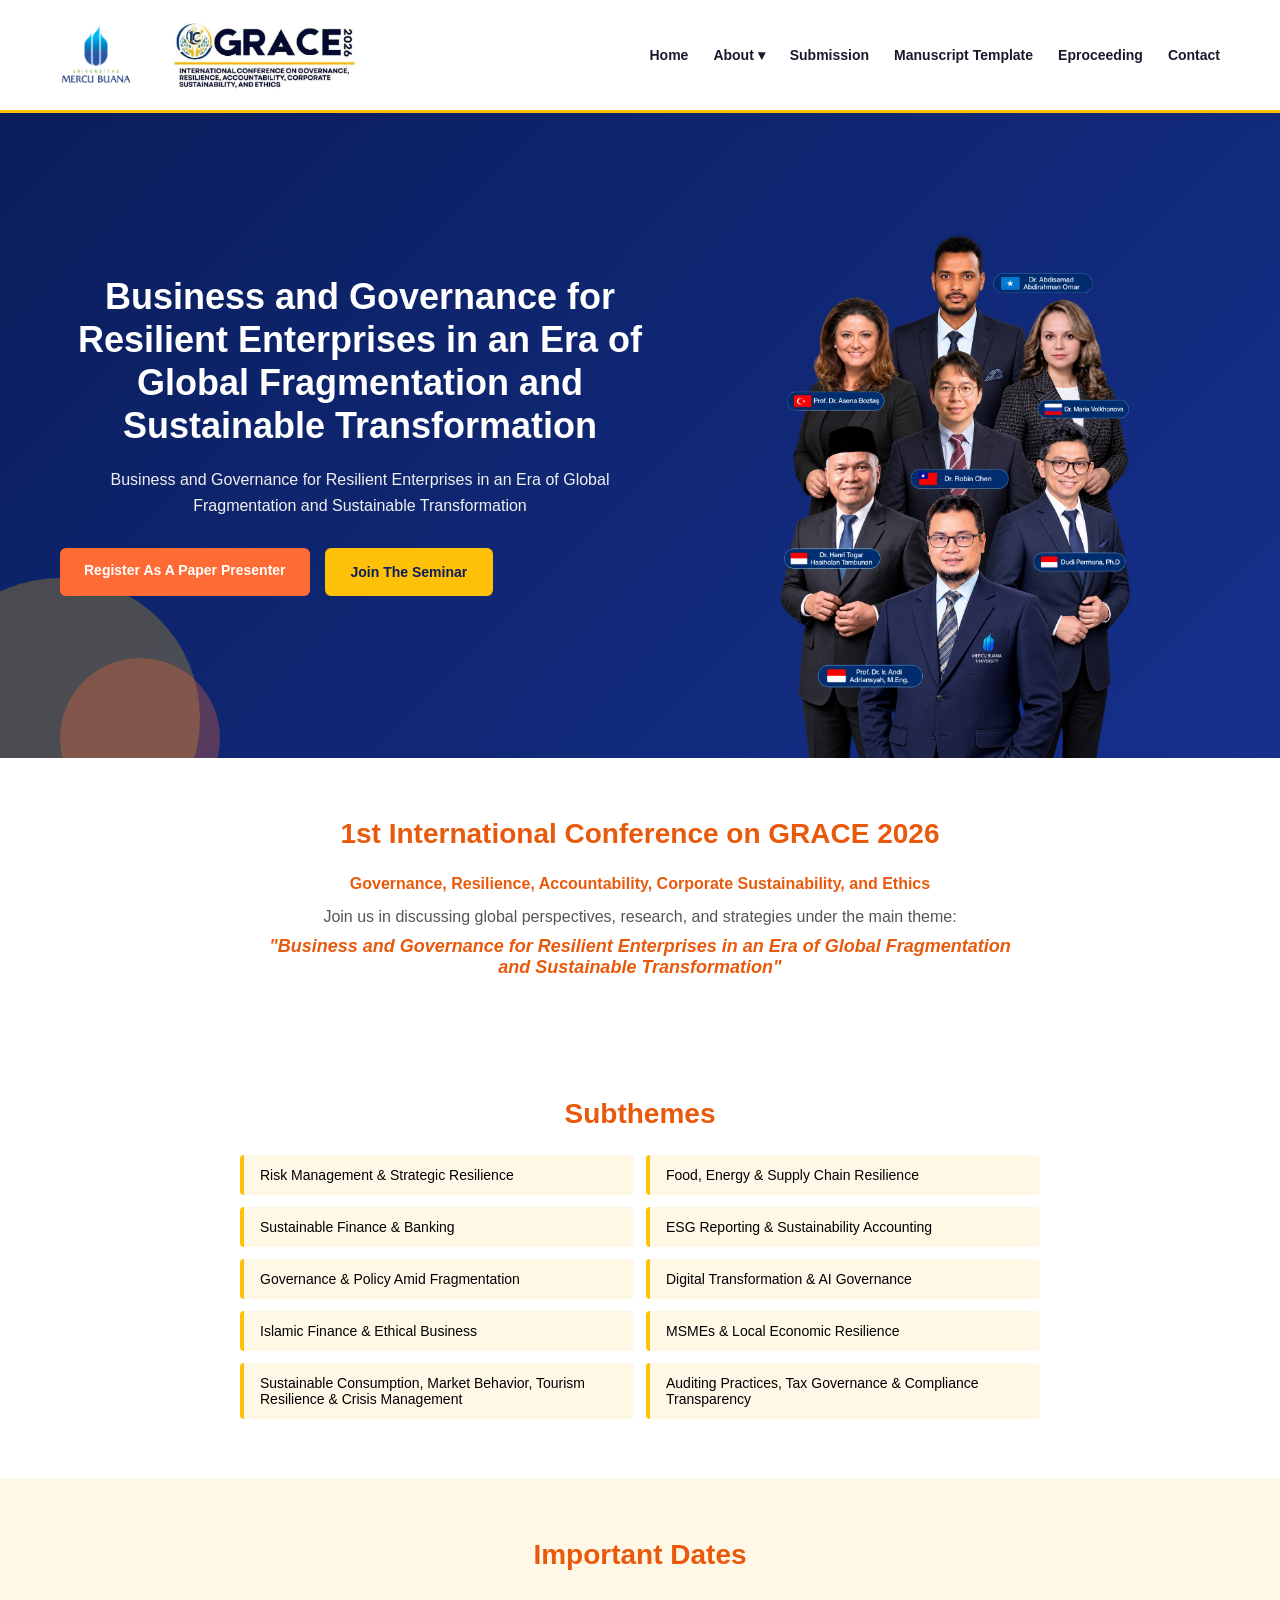
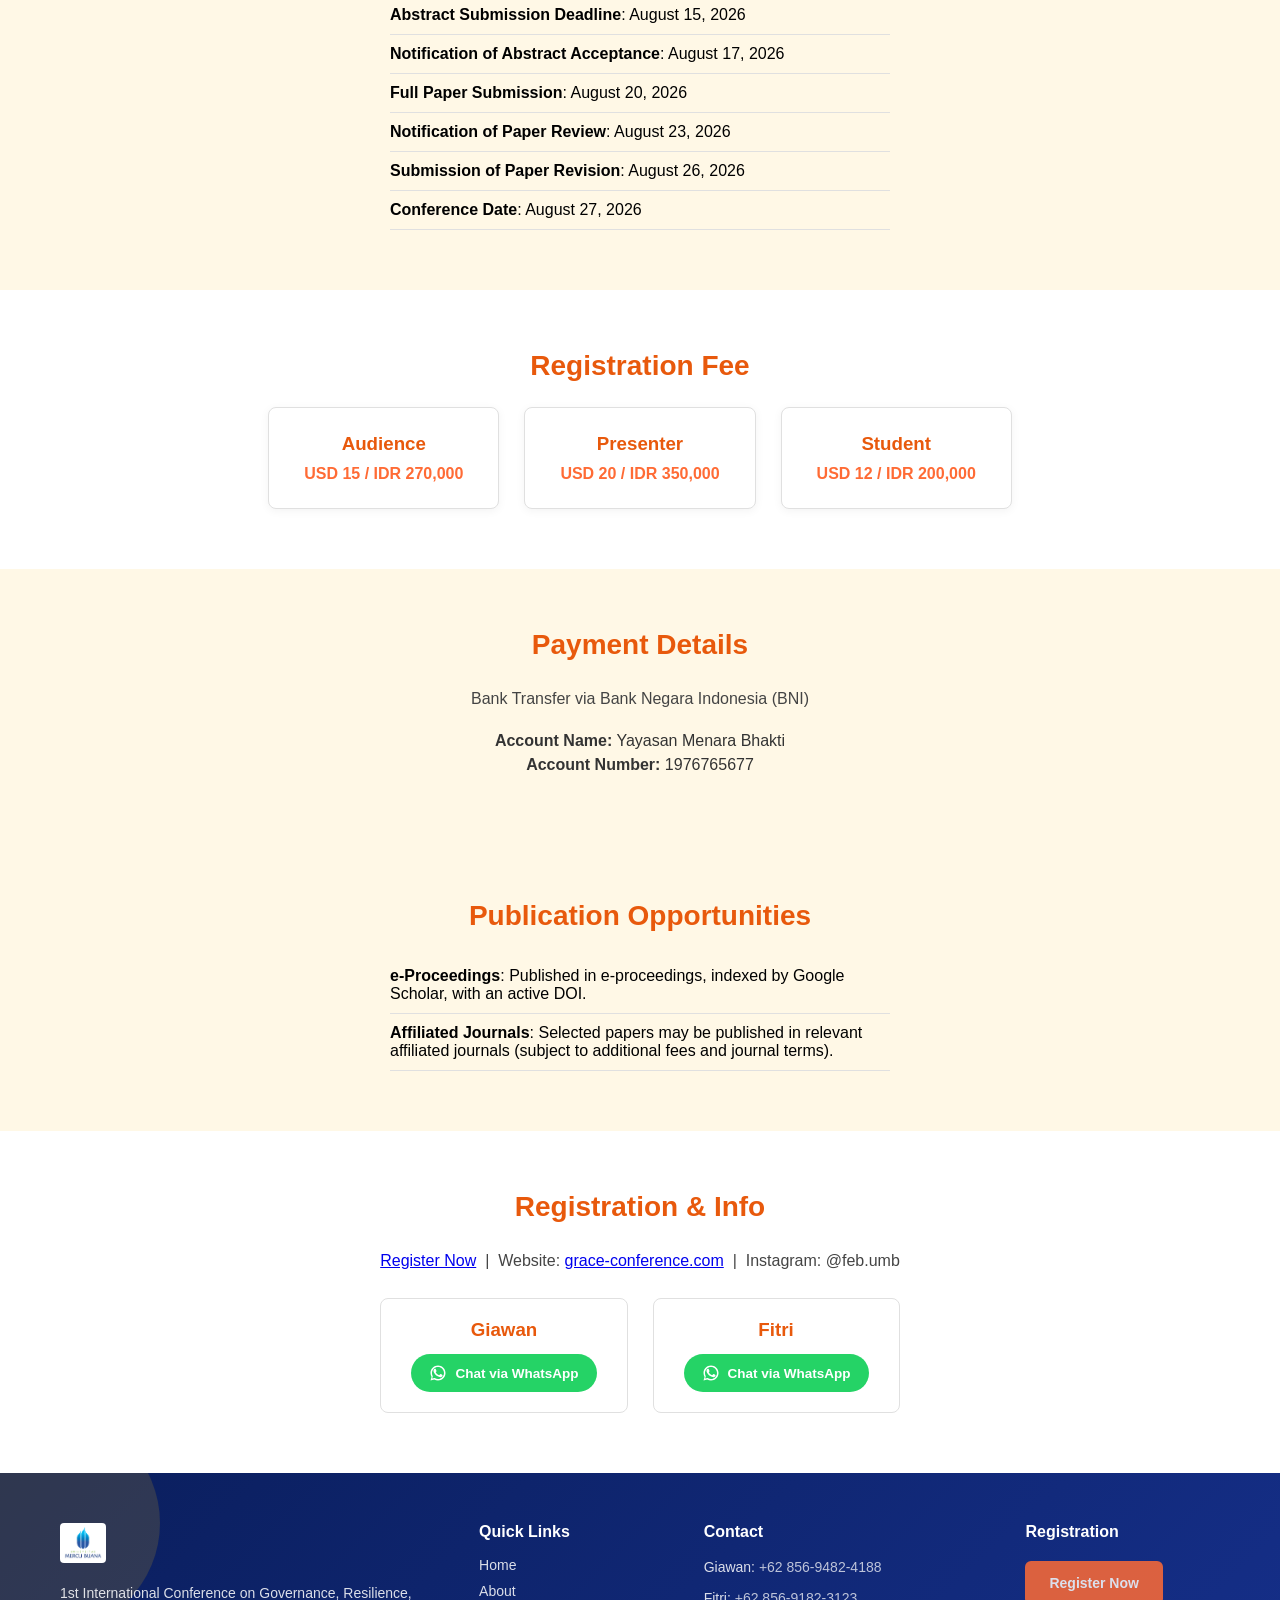
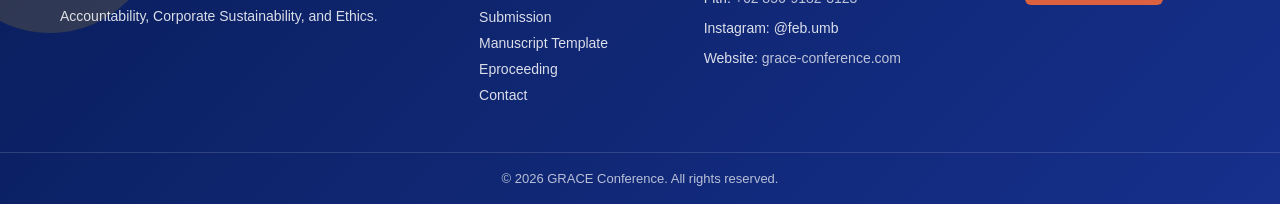
<file: html/index.html>
<!DOCTYPE html>
<html lang="en">
<head>
    <meta charset="UTF-8">
    <meta name="viewport" content="width=device-width, initial-scale=1.0">
    <title>Grace Conference - 2026</title>
    <link rel="stylesheet" href="../css/style.css">
</head>
<body>

<nav>
    <div class="container nav-container">

        <div class="nav-brand">
            <a class="logo" href="index.html">
                <img src="../images/mercubuana.jpg" alt="Logo Mercu Buana">
            </a>

            <a class="grace" href="index.html">
                <img src="../images/logo grace.jpeg" alt="Logo Grace">
            </a>
        </div>

        <!-- Tombol hamburger -->
        <button class="hamburger" id="hamburger">
            ☰
        </button>

        <ul class="nav-menu" id="navMenu">
            <li><a href="index.html">Home</a></li>

            <li class="dropdown">
                <a href="">About ▾</a>

                <ul class="dropdown-menu">
                    <li><a href="committe.html">Committee</a></li>
                    <li><a href="ethics.html">Ethic and Malpractice Statement</a></li>
                    <li><a href="peer-review.html">Peer Review Process</a></li>
                    <li><a href="reviewer.html">Reviewer</a></li>
                </ul>
            </li>

            <li>
                <a href="https://s.id/graceconference">Submission</a>
            </li>

            <li>
                <a href="https://docs.google.com/document/d/1d0u-GyO4jCdL-5YUVW4oDC7eeIqOOD8J/edit">
                    Manuscript Template
                </a>
            </li>

            <li><a href="">Eproceeding</a></li>

            <li><a href="contact.html">Contact</a></li>
        </ul>

    </div>
</nav>

<section class="hero">
    <div class="container hero-container">
        <div class="hero-text">
            <h2>Business and Governance for Resilient Enterprises in an Era of Global Fragmentation and Sustainable Transformation</h2>
            <p>Business and Governance for Resilient Enterprises in an Era of Global Fragmentation and Sustainable Transformation</p>
            <div class="hero-buttons">
                <a href="https://forms.gle/a8RFobTi7LEk6Qz37" class="btn btn-primary">Register As A Paper Presenter</a>
                <a href="https://forms.gle/2KqqGzxp6WNpgqnJ9" class="btn btn-secondary">Join The Seminar</a>
            </div>
        </div>
        <div class="hero-image">
            <img src="../images/hero.jpg" alt="Hero Image">
        </div>
    </div>
</section>

<section class="about">
    <div class="container">
        <h2>1st International Conference on GRACE 2026</h2>
        <p class="conference-full-name">Governance, Resilience, Accountability, Corporate Sustainability, and Ethics</p>
        <p class="theme-text">Join us in discussing global perspectives, research, and strategies under the main theme:</p>
        <p class="theme-highlight">"Business and Governance for Resilient Enterprises in an Era of Global Fragmentation and Sustainable Transformation"</p>
    </div>
</section>

<section class="subthemes">
    <div class="container">
        <h2>Subthemes</h2>
        <ul class="subtheme-grid">
            <li>Risk Management &amp; Strategic Resilience</li>
            <li>Food, Energy &amp; Supply Chain Resilience</li>
            <li>Sustainable Finance &amp; Banking</li>
            <li>ESG Reporting &amp; Sustainability Accounting</li>
            <li>Governance &amp; Policy Amid Fragmentation</li>
            <li>Digital Transformation &amp; AI Governance</li>
            <li>Islamic Finance &amp; Ethical Business</li>
            <li>MSMEs &amp; Local Economic Resilience</li>
            <li>Sustainable Consumption, Market Behavior, Tourism Resilience &amp; Crisis Management</li>
            <li>Auditing Practices, Tax Governance &amp; Compliance Transparency</li>
        </ul>
    </div>
</section>

<section class="info-box">
    <div class="container">
        <h2>Important Dates</h2>
        <ul class="info-list">
            <li><strong>Abstract Submission Deadline</strong>: August 15, 2026</li>
            <li><strong>Notification of Abstract Acceptance</strong>: August 17, 2026</li>
            <li><strong>Full Paper Submission</strong>: August 20, 2026</li>
            <li><strong>Notification of Paper Review</strong>: August 23, 2026</li>
            <li><strong>Submission of Paper Revision</strong>: August 26, 2026</li>
            <li><strong>Conference Date</strong>: August 27, 2026</li>
        </ul>
    </div>
</section>

<section class="info-box alt">
    <div class="container">
        <h2>Registration Fee</h2>
        <div class="fee-grid">
            <div class="fee-card">
                <h3>Audience</h3>
                <p>USD 15 / IDR 270,000</p>
            </div>
            <div class="fee-card">
                <h3>Presenter</h3>
                <p>USD 20 / IDR 350,000</p>
            </div>
            <div class="fee-card">
                <h3>Student</h3>
                <p>USD 12 / IDR 200,000</p>
            </div>
        </div>
    </div>
</section>

<section class="payment">
    <div class="container">
        <h2>Payment Details</h2>
        <p class="info-desc">Bank Transfer via Bank Negara Indonesia (BNI)</p>
        <p class="payment-detail"><strong>Account Name:</strong> Yayasan Menara Bhakti</p>
        <p class="payment-detail"><strong>Account Number:</strong> 1976765677</p>
    </div>
</section>

<section class="benefits">
    <div class="container">
        <h2>Publication Opportunities</h2>
        <ul class="info-list">
            <li><strong>e-Proceedings</strong>: Published in e-proceedings, indexed by Google Scholar, with an active DOI.</li>
            <li><strong>Affiliated Journals</strong>: Selected papers may be published in relevant affiliated journals (subject to additional fees and journal terms).</li>
        </ul>
    </div>
</section>

<section class="contact-section">
    <div class="container">
        <h2>Registration &amp; Info</h2>
        <p class="info-desc"><a href="https://s.id/graceconference" target="_blank">Register Now</a> &nbsp;|&nbsp; Website: <a href="https://grace-conference.com" target="_blank">grace-conference.com</a> &nbsp;|&nbsp; Instagram: @feb.umb</p>
        <div class="contact-grid">
            <div class="contact-card">
                <h3>Giawan</h3>
                <a href="https://wa.me/6285694824188" target="_blank" class="whatsapp-btn">
                    <svg viewBox="0 0 24 24" width="18" height="18" fill="currentColor"><path d="M17.472 14.382c-.297-.149-1.758-.867-2.03-.967-.273-.099-.471-.148-.67.15-.197.297-.767.966-.94 1.164-.173.199-.347.223-.644.075-.297-.15-1.255-.463-2.39-1.475-.883-.788-1.48-1.761-1.653-2.059-.173-.297-.018-.458.13-.606.134-.133.298-.347.446-.52.149-.174.198-.298.298-.497.099-.198.05-.371-.025-.52-.075-.149-.669-1.612-.916-2.207-.242-.579-.487-.5-.669-.51-.173-.008-.371-.01-.57-.01-.198 0-.52.074-.792.372-.272.297-1.04 1.016-1.04 2.479 0 1.462 1.065 2.875 1.213 3.074.149.198 2.096 3.2 5.077 4.487.709.306 1.262.489 1.694.625.712.227 1.36.195 1.871.118.571-.085 1.758-.719 2.006-1.413.248-.694.248-1.289.173-1.413-.074-.124-.272-.198-.57-.347z"/><path d="M12.001 2C6.478 2 2 6.478 2 12c0 1.897.527 3.673 1.442 5.188L2 22l4.94-1.396A9.945 9.945 0 0012 22c5.523 0 10-4.478 10-10S17.523 2 12.001 2zm0 18.031a8.01 8.01 0 01-4.334-1.263l-.311-.196-3.147.889.9-3.06-.203-.316A8.01 8.01 0 014 12c0-4.418 3.582-8 8.001-8 4.418 0 8 3.582 8 8s-3.582 8.031-8 8.031z"/></svg>
                    Chat via WhatsApp
                </a>
            </div>
            <div class="contact-card">
                <h3>Fitri</h3>
                <a href="https://wa.me/6285691823123" target="_blank" class="whatsapp-btn">
                    <svg viewBox="0 0 24 24" width="18" height="18" fill="currentColor"><path d="M17.472 14.382c-.297-.149-1.758-.867-2.03-.967-.273-.099-.471-.148-.67.15-.197.297-.767.966-.94 1.164-.173.199-.347.223-.644.075-.297-.15-1.255-.463-2.39-1.475-.883-.788-1.48-1.761-1.653-2.059-.173-.297-.018-.458.13-.606.134-.133.298-.347.446-.52.149-.174.198-.298.298-.497.099-.198.05-.371-.025-.52-.075-.149-.669-1.612-.916-2.207-.242-.579-.487-.5-.669-.51-.173-.008-.371-.01-.57-.01-.198 0-.52.074-.792.372-.272.297-1.04 1.016-1.04 2.479 0 1.462 1.065 2.875 1.213 3.074.149.198 2.096 3.2 5.077 4.487.709.306 1.262.489 1.694.625.712.227 1.36.195 1.871.118.571-.085 1.758-.719 2.006-1.413.248-.694.248-1.289.173-1.413-.074-.124-.272-.198-.57-.347z"/><path d="M12.001 2C6.478 2 2 6.478 2 12c0 1.897.527 3.673 1.442 5.188L2 22l4.94-1.396A9.945 9.945 0 0012 22c5.523 0 10-4.478 10-10S17.523 2 12.001 2zm0 18.031a8.01 8.01 0 01-4.334-1.263l-.311-.196-3.147.889.9-3.06-.203-.316A8.01 8.01 0 014 12c0-4.418 3.582-8 8.001-8 4.418 0 8 3.582 8 8s-3.582 8.031-8 8.031z"/></svg>
                    Chat via WhatsApp
                </a>
            </div>
        </div>
    </div>
</section>

<footer class="site-footer">
    <div class="container footer-container">
        <div class="footer-col">
            <img src="../images/mercubuana.jpg" alt="Logo" class="footer-logo">
            <p>1st International Conference on Governance, Resilience, Accountability, Corporate Sustainability, and Ethics.</p>
        </div>

        <div class="footer-col">
            <h4>Quick Links</h4>
            <ul>
                <li><a href="index.html">Home</a></li>
                <li><a href="index.html">About</a></li>
                <li><a href="https://s.id/graceconference">Submission</a></li>
                <li><a href="https://docs.google.com/document/d/1d0u-GyO4jCdL-5YUVW4oDC7eeIqOOD8J/edit">Manuscript Template</a></li>
                <li><a href="">Eproceeding</a></li>
                <li><a href="contact.html">Contact</a></li>
            </ul>
        </div>

        <div class="footer-col">
            <h4>Contact</h4>
            <p>Giawan: <a href="https://wa.me/6285694824188" target="_blank">+62 856-9482-4188</a></p>
            <p>Fitri: <a href="https://wa.me/6285691823123" target="_blank">+62 856-9182-3123</a></p>
            <p>Instagram: @feb.umb</p>
            <p>Website: <a href="https://grace-conference.com" target="_blank">grace-conference.com</a></p>
        </div>

        <div class="footer-col">
            <h4>Registration</h4>
            <a href="https://s.id/graceconference" target="_blank" class="btn btn-primary footer-btn">Register Now</a>
        </div>
    </div>

    <div class="footer-bottom">
        <p>&copy; 2026 GRACE Conference. All rights reserved.</p>
    </div>
</footer>





<script src="../js/main.js"></script>
</body>
</html>
</file>
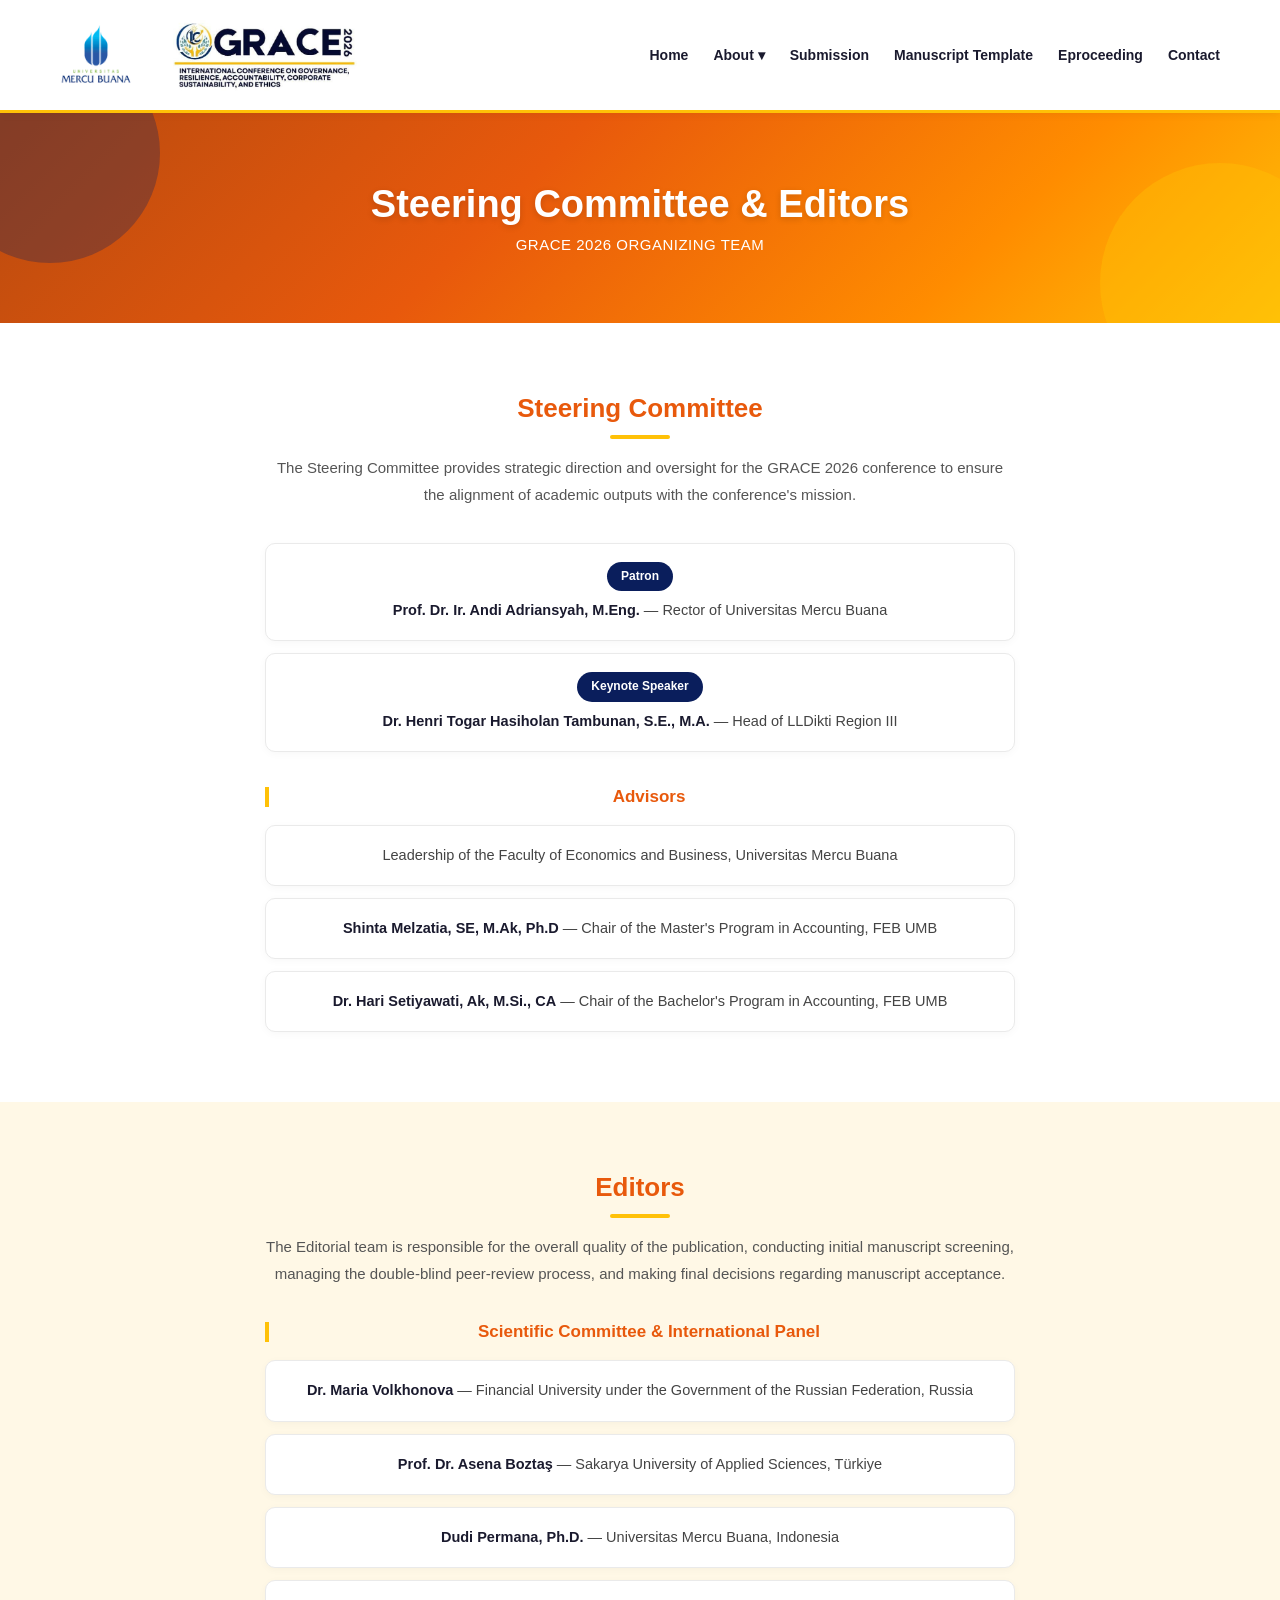
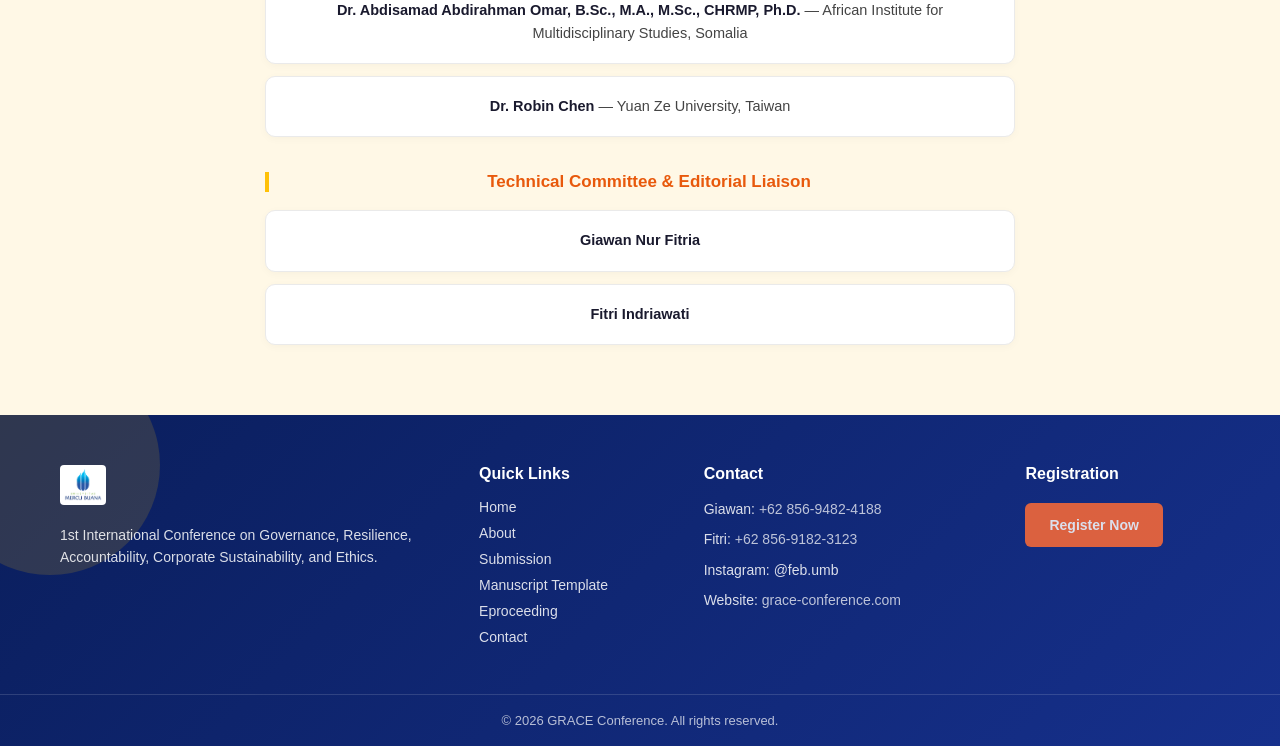
<file: html/committe.html>
<!DOCTYPE html>
<html lang="en">
<head>
    <meta charset="UTF-8">
    <meta name="viewport" content="width=device-width, initial-scale=1.0">
    <title>Committee - GRACE 2026</title>
    <link rel="stylesheet" href="../css/style.css">
</head>
<body>

<nav>
    <div class="container nav-container">

        <div class="nav-brand">
            <a class="logo" href="index.html">
                <img src="../images/mercubuana.jpg" alt="Logo Mercu Buana">
            </a>

            <a class="grace" href="index.html">
                <img src="../images/logo grace.jpeg" alt="Logo Grace">
            </a>
        </div>

        <!-- Tombol hamburger -->
        <button class="hamburger" id="hamburger">
            ☰
        </button>

        <ul class="nav-menu" id="navMenu">
            <li><a href="index.html">Home</a></li>

            <li class="dropdown">
                <a href="">About ▾</a>

                <ul class="dropdown-menu">
                    <li><a href="committe.html">Committee</a></li>
                    <li><a href="ethics.html">Ethic and Malpractice Statement</a></li>
                    <li><a href="peer-review.html">Peer Review Process</a></li>
                    <li><a href="reviewer.html">Reviewer</a></li>
                </ul>
            </li>

            <li>
                <a href="https://s.id/graceconference">Submission</a>
            </li>

            <li>
                <a href="https://docs.google.com/document/d/1d0u-GyO4jCdL-5YUVW4oDC7eeIqOOD8J/edit">
                    Manuscript Template
                </a>
            </li>

            <li><a href="">Eproceeding</a></li>

            <li><a href="contact.html">Contact</a></li>
        </ul>

    </div>
</nav>

<section class="page-header">
    <div class="container">
        <h1>Steering Committee &amp; Editors</h1>
        <p>GRACE 2026 Organizing Team</p>
    </div>
</section>

<section class="committee-section">
    <div class="container">
        <h2>Steering Committee</h2>
        <p class="committee-intro">The Steering Committee provides strategic direction and oversight for the GRACE 2026 conference to ensure the alignment of academic outputs with the conference's mission.</p>
        <ul class="committee-list">
            <li><span class="member-role">Patron</span><br><span class="member-name">Prof. Dr. Ir. Andi Adriansyah, M.Eng.</span> — Rector of Universitas Mercu Buana</li>
            <li><span class="member-role">Keynote Speaker</span><br><span class="member-name">Dr. Henri Togar Hasiholan Tambunan, S.E., M.A.</span> — Head of LLDikti Region III</li>
        </ul>

        <h3 class="sub-title">Advisors</h3>
        <ul class="committee-list">
            <li>Leadership of the Faculty of Economics and Business, Universitas Mercu Buana</li>
            <li><span class="member-name">Shinta Melzatia, SE, M.Ak, Ph.D</span> — Chair of the Master's Program in Accounting, FEB UMB</li>
            <li><span class="member-name">Dr. Hari Setiyawati, Ak, M.Si., CA</span> — Chair of the Bachelor's Program in Accounting, FEB UMB</li>
        </ul>
    </div>
</section>

<section class="committee-section alt">
    <div class="container">
        <h2>Editors</h2>
        <p class="committee-intro">The Editorial team is responsible for the overall quality of the publication, conducting initial manuscript screening, managing the double-blind peer-review process, and making final decisions regarding manuscript acceptance.</p>

        <h3 class="sub-title">Scientific Committee &amp; International Panel</h3>
        <ul class="committee-list">
            <li><span class="member-name">Dr. Maria Volkhonova</span> — Financial University under the Government of the Russian Federation, Russia</li>
            <li><span class="member-name">Prof. Dr. Asena Boztaş</span> — Sakarya University of Applied Sciences, Türkiye</li>
            <li><span class="member-name">Dudi Permana, Ph.D.</span> — Universitas Mercu Buana, Indonesia</li>
            <li><span class="member-name">Dr. Abdisamad Abdirahman Omar, B.Sc., M.A., M.Sc., CHRMP, Ph.D.</span> — African Institute for Multidisciplinary Studies, Somalia</li>
            <li><span class="member-name">Dr. Robin Chen</span> — Yuan Ze University, Taiwan</li>
        </ul>

        <h3 class="sub-title">Technical Committee &amp; Editorial Liaison</h3>
        <ul class="committee-list">
            <li><span class="member-name">Giawan Nur Fitria</span></li>
            <li><span class="member-name">Fitri Indriawati</span></li>
        </ul>
    </div>
</section>


<footer class="site-footer">
    <div class="container footer-container">
        <div class="footer-col">
            <img src="../images/mercubuana.jpg" alt="Logo" class="footer-logo">
            <p>1st International Conference on Governance, Resilience, Accountability, Corporate Sustainability, and Ethics.</p>
        </div>

        <div class="footer-col">
            <h4>Quick Links</h4>
            <ul>
                <li><a href="index.html">Home</a></li>
                <li><a href="index.html">About</a></li>
                <li><a href="https://s.id/graceconference">Submission</a></li>
                <li><a href="https://bit.ly/Manuscript-Template-SINDU">Manuscript Template</a></li>
                <li><a href="">Eproceeding</a></li>
                <li><a href="contact.html">Contact</a></li>
            </ul>
        </div>

        <div class="footer-col">
            <h4>Contact</h4>
            <p>Giawan: <a href="https://wa.me/6285694824188" target="_blank">+62 856-9482-4188</a></p>
            <p>Fitri: <a href="https://wa.me/6285691823123" target="_blank">+62 856-9182-3123</a></p>
            <p>Instagram: @feb.umb</p>
            <p>Website: <a href="https://grace-conference.com" target="_blank">grace-conference.com</a></p>
        </div>

        <div class="footer-col">
            <h4>Registration</h4>
            <a href="https://s.id/graceconference" target="_blank" class="btn btn-primary footer-btn">Register Now</a>
        </div>
    </div>

    <div class="footer-bottom">
        <p>&copy; 2026 GRACE Conference. All rights reserved.</p>
    </div>
</footer>


<script src="../js/main.js"></script>
</body>
</html>
</file>
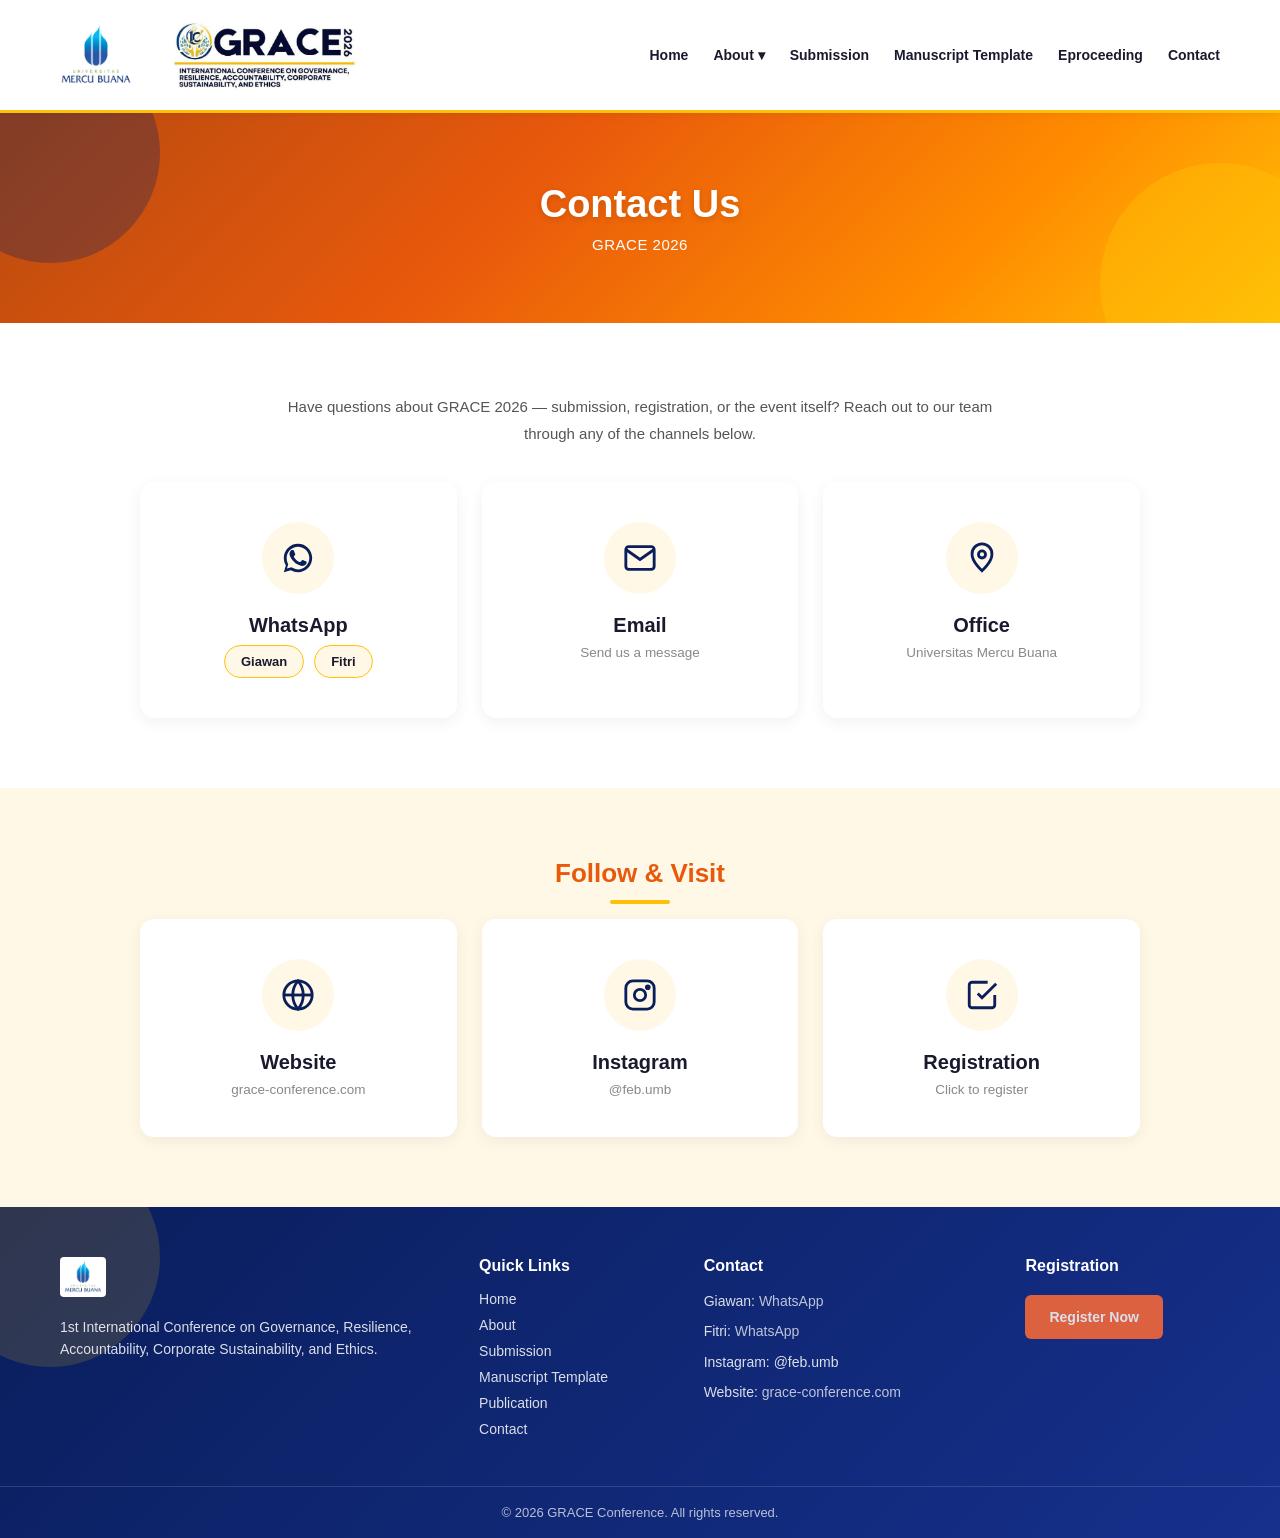
<file: html/contact.html>
<!DOCTYPE html>
<html lang="en">
<head>
    <meta charset="UTF-8">
    <meta name="viewport" content="width=device-width, initial-scale=1.0">
    <title>Contact - GRACE 2026</title>
    <link rel="stylesheet" href="../css/style.css">
</head>
<body>

<nav>
    <div class="container nav-container">

        <div class="nav-brand">
            <a class="logo" href="index.html">
                <img src="../images/mercubuana.jpg" alt="Logo Mercu Buana">
            </a>

            <a class="grace" href="index.html">
                <img src="../images/logo grace.jpeg" alt="Logo Grace">
            </a>
        </div>

        <!-- Tombol hamburger -->
        <button class="hamburger" id="hamburger">
            ☰
        </button>

        <ul class="nav-menu" id="navMenu">
            <li><a href="index.html">Home</a></li>

            <li class="dropdown">
                <a href="">About ▾</a>

                <ul class="dropdown-menu">
                    <li><a href="committe.html">Committee</a></li>
                    <li><a href="ethics.html">Ethic and Malpractice Statement</a></li>
                    <li><a href="peer-review.html">Peer Review Process</a></li>
                    <li><a href="reviewer.html">Reviewer</a></li>
                </ul>
            </li>

            <li>
                <a href="https://s.id/graceconference">Submission</a>
            </li>

            <li>
                <a href="https://docs.google.com/document/d/1d0u-GyO4jCdL-5YUVW4oDC7eeIqOOD8J/edit">
                    Manuscript Template
                </a>
            </li>

            <li><a href="">Eproceeding</a></li>

            <li><a href="contact.html">Contact</a></li>
        </ul>

    </div>
</nav>


<section class="page-header">
    <div class="container">
        <h1>Contact Us</h1>
        <p>GRACE 2026</p>
    </div>
</section>

<section class="committee-section">
    <div class="container">
        <p class="committee-intro">Have questions about GRACE 2026 — submission, registration, or the event itself? Reach out to our team through any of the channels below.</p>

        <div class="icon-contact-grid">

            <div class="icon-contact-card multi-option">
                <div class="icon-circle">
                    <svg viewBox="0 0 24 24" width="34" height="34" fill="#0a1e5c"><path d="M17.472 14.382c-.297-.149-1.758-.867-2.03-.967-.273-.099-.471-.148-.67.15-.197.297-.767.966-.94 1.164-.173.199-.347.223-.644.075-.297-.15-1.255-.463-2.39-1.475-.883-.788-1.48-1.761-1.653-2.059-.173-.297-.018-.458.13-.606.134-.133.298-.347.446-.52.149-.174.198-.298.298-.497.099-.198.05-.371-.025-.52-.075-.149-.669-1.612-.916-2.207-.242-.579-.487-.5-.669-.51-.173-.008-.371-.01-.57-.01-.198 0-.52.074-.792.372-.272.297-1.04 1.016-1.04 2.479 0 1.462 1.065 2.875 1.213 3.074.149.198 2.096 3.2 5.077 4.487.709.306 1.262.489 1.694.625.712.227 1.36.195 1.871.118.571-.085 1.758-.719 2.006-1.413.248-.694.248-1.289.173-1.413-.074-.124-.272-.198-.57-.347z"/><path d="M12.001 2C6.478 2 2 6.478 2 12c0 1.897.527 3.673 1.442 5.188L2 22l4.94-1.396A9.945 9.945 0 0012 22c5.523 0 10-4.478 10-10S17.523 2 12.001 2zm0 18.031a8.01 8.01 0 01-4.334-1.263l-.311-.196-3.147.889.9-3.06-.203-.316A8.01 8.01 0 014 12c0-4.418 3.582-8 8.001-8 4.418 0 8 3.582 8 8s-3.582 8.031-8 8.031z"/></svg>
                </div>
                <h3>WhatsApp</h3>
                <div class="option-buttons">
                    <a href="https://wa.me/6285694824188" target="_blank" class="option-btn">Giawan</a>
                    <a href="https://wa.me/6285691823123" target="_blank" class="option-btn">Fitri</a>
                </div>
            </div>

            <a href="mailto:grace@feb.mercubuana.ac.id" class="icon-contact-card">
                <div class="icon-circle">
                    <svg viewBox="0 0 24 24" width="34" height="34" fill="none" stroke="#0a1e5c" stroke-width="2"><rect x="2" y="4" width="20" height="16" rx="2"/><path d="M2 6l10 7 10-7"/></svg>
                </div>
                <h3>Email</h3>
                <p class="card-caption">Send us a message</p>
            </a>

            <a href="https://maps.google.com/?q=Universitas+Mercu+Buana" target="_blank" class="icon-contact-card">
                <div class="icon-circle">
                    <svg viewBox="0 0 24 24" width="34" height="34" fill="none" stroke="#0a1e5c" stroke-width="2"><path d="M12 21s-7-6.2-7-11.5A7 7 0 0112 2a7 7 0 017 7.5C19 14.8 12 21 12 21z"/><circle cx="12" cy="9.5" r="2.5"/></svg>
                </div>
                <h3>Office</h3>
                <p class="card-caption">Universitas Mercu Buana</p>
            </a>

        </div>
    </div>
</section>

<section class="committee-section alt">
    <div class="container">
        <h2>Follow &amp; Visit</h2>
        <div class="icon-contact-grid">

            <a href="https://grace-conference.com" target="_blank" class="icon-contact-card">
                <div class="icon-circle">
                    <svg viewBox="0 0 24 24" width="34" height="34" fill="none" stroke="#0a1e5c" stroke-width="2"><circle cx="12" cy="12" r="10"/><path d="M2 12h20"/><path d="M12 2a15.3 15.3 0 010 20 15.3 15.3 0 010-20z"/></svg>
                </div>
                <h3>Website</h3>
                <p class="card-caption">grace-conference.com</p>
            </a>

            <a href="https://instagram.com/feb.umb" target="_blank" class="icon-contact-card">
                <div class="icon-circle">
                    <svg viewBox="0 0 24 24" width="34" height="34" fill="none" stroke="#0a1e5c" stroke-width="2"><rect x="2" y="2" width="20" height="20" rx="5"/><circle cx="12" cy="12" r="4"/><circle cx="17.5" cy="6.5" r="1"/></svg>
                </div>
                <h3>Instagram</h3>
                <p class="card-caption">@feb.umb</p>
            </a>

            <a href="https://s.id/graceconference" target="_blank" class="icon-contact-card">
                <div class="icon-circle">
                    <svg viewBox="0 0 24 24" width="34" height="34" fill="none" stroke="#0a1e5c" stroke-width="2"><path d="M9 11l3 3L22 4"/><path d="M21 12v7a2 2 0 01-2 2H5a2 2 0 01-2-2V5a2 2 0 012-2h11"/></svg>
                </div>
                <h3>Registration</h3>
                <p class="card-caption">Click to register</p>
            </a>

        </div>
    </div>
</section>

<footer class="site-footer">
    <div class="container footer-container">
        <div class="footer-col">
            <img src="../images/mercubuana.jpg" alt="Logo" class="footer-logo">
            <p>1st International Conference on Governance, Resilience, Accountability, Corporate Sustainability, and Ethics.</p>
        </div>

        <div class="footer-col">
            <h4>Quick Links</h4>
            <ul>
                <li><a href="index.html">Home</a></li>
                <li><a href="committe.html">About</a></li>
                <li><a href="https://s.id/graceconference">Submission</a></li>
                <li><a href="https://bit.ly/Manuscript-Template-SINDU">Manuscript Template</a></li>
                <li><a href="">Publication</a></li>
                <li><a href="contact.html">Contact</a></li>
            </ul>
        </div>

        <div class="footer-col">
            <h4>Contact</h4>
            <p>Giawan: <a href="https://wa.me/6285694824188" target="_blank">WhatsApp</a></p>
            <p>Fitri: <a href="https://wa.me/6285691823123" target="_blank">WhatsApp</a></p>
            <p>Instagram: @feb.umb</p>
            <p>Website: <a href="https://grace-conference.com" target="_blank">grace-conference.com</a></p>
        </div>

        <div class="footer-col">
            <h4>Registration</h4>
            <a href="https://s.id/graceconference" target="_blank" class="btn btn-primary footer-btn">Register Now</a>
        </div>
    </div>

    <div class="footer-bottom">
        <p>&copy; 2026 GRACE Conference. All rights reserved.</p>
    </div>
</footer>

<script src="../js/main.js"></script>


</body>
</html>
</file>
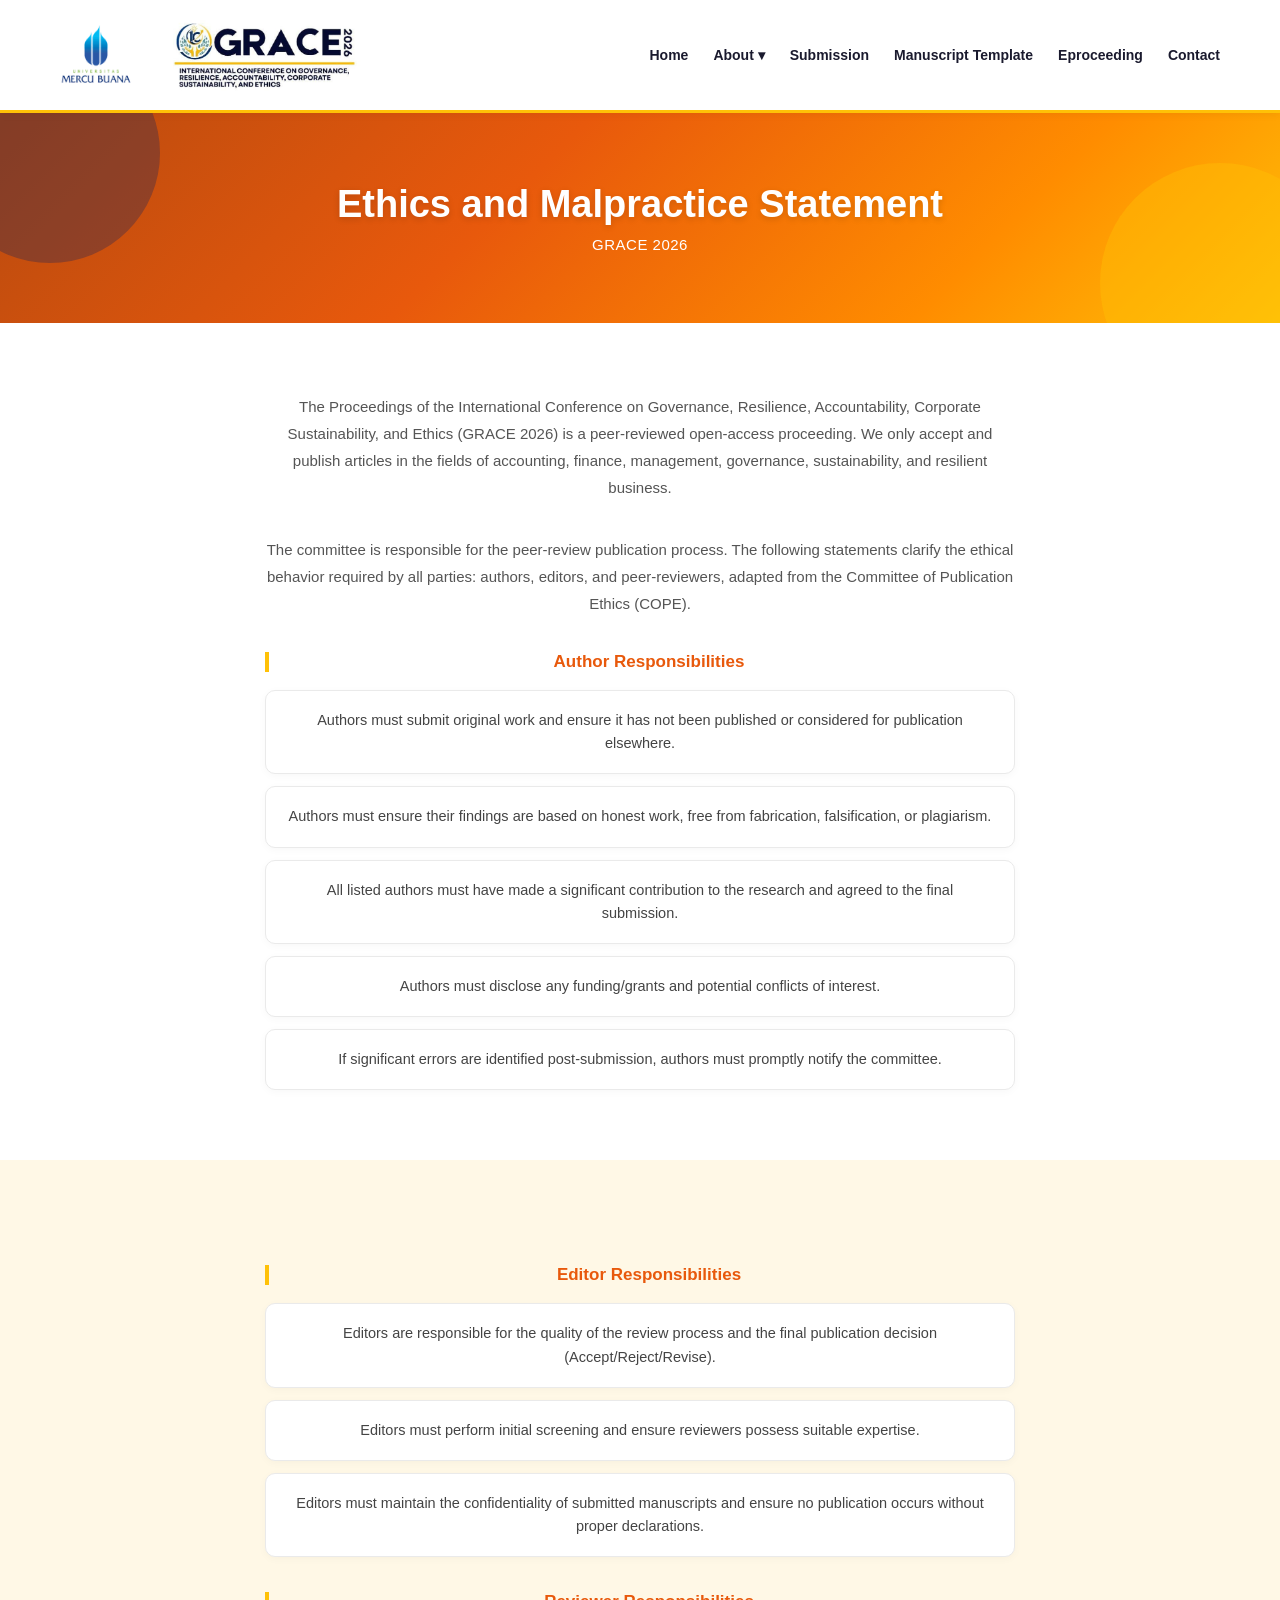
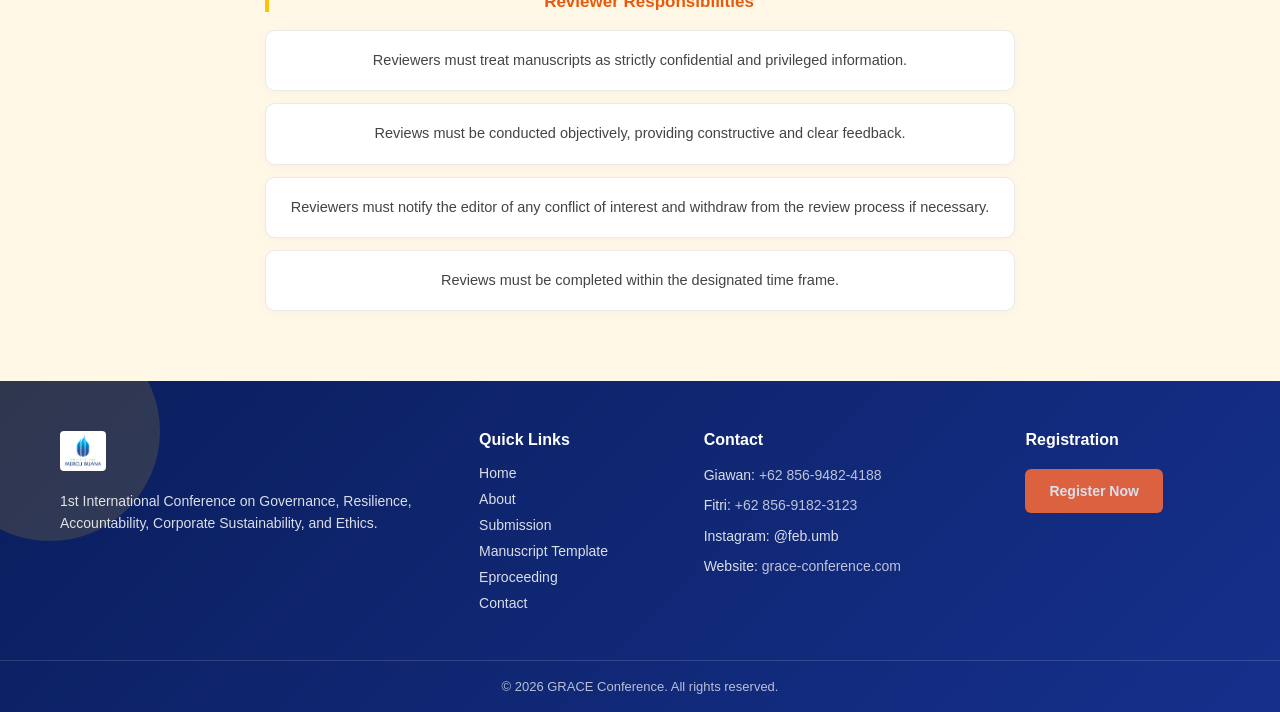
<file: html/ethics.html>
<!DOCTYPE html>
<html lang="en">
<head>
    <meta charset="UTF-8">
    <meta name="viewport" content="width=device-width, initial-scale=1.0">
    <title>Grace Conference - 2026</title>
    <link rel="stylesheet" href="../css/style.css">
</head>
<body>

<nav>
    <div class="container nav-container">

        <div class="nav-brand">
            <a class="logo" href="index.html">
                <img src="../images/mercubuana.jpg" alt="Logo Mercu Buana">
            </a>

            <a class="grace" href="index.html">
                <img src="../images/logo grace.jpeg" alt="Logo Grace">
            </a>
        </div>

        <!-- Tombol hamburger -->
        <button class="hamburger" id="hamburger">
            ☰
        </button>

        <ul class="nav-menu" id="navMenu">
            <li><a href="index.html">Home</a></li>

            <li class="dropdown">
                <a href="">About ▾</a>

                <ul class="dropdown-menu">
                    <li><a href="committe.html">Committee</a></li>
                    <li><a href="ethics.html">Ethic and Malpractice Statement</a></li>
                    <li><a href="peer-review.html">Peer Review Process</a></li>
                    <li><a href="reviewer.html">Reviewer</a></li>
                </ul>
            </li>

            <li>
                <a href="https://s.id/graceconference">Submission</a>
            </li>

            <li>
                <a href="https://docs.google.com/document/d/1d0u-GyO4jCdL-5YUVW4oDC7eeIqOOD8J/edit">
                    Manuscript Template
                </a>
            </li>

            <li><a href="">Eproceeding</a></li>

            <li><a href="contact.html">Contact</a></li>
        </ul>

    </div>
</nav>


<section class="page-header">
    <div class="container">
        <h1>Ethics and Malpractice Statement</h1>
        <p>GRACE 2026</p>
    </div>
</section>

<section class="committee-section">
    <div class="container">
        <p class="committee-intro">The Proceedings of the International Conference on Governance, Resilience, Accountability, Corporate Sustainability, and Ethics (GRACE 2026) is a peer-reviewed open-access proceeding. We only accept and publish articles in the fields of accounting, finance, management, governance, sustainability, and resilient business.</p>
        <p class="committee-intro">The committee is responsible for the peer-review publication process. The following statements clarify the ethical behavior required by all parties: authors, editors, and peer-reviewers, adapted from the Committee of Publication Ethics (COPE).</p>

        <h3 class="sub-title">Author Responsibilities</h3>
        <ul class="committee-list">
            <li>Authors must submit original work and ensure it has not been published or considered for publication elsewhere.</li>
            <li>Authors must ensure their findings are based on honest work, free from fabrication, falsification, or plagiarism.</li>
            <li>All listed authors must have made a significant contribution to the research and agreed to the final submission.</li>
            <li>Authors must disclose any funding/grants and potential conflicts of interest.</li>
            <li>If significant errors are identified post-submission, authors must promptly notify the committee.</li>
        </ul>
    </div>
</section>

<section class="committee-section alt">
    <div class="container">
        <h3 class="sub-title">Editor Responsibilities</h3>
        <ul class="committee-list">
            <li>Editors are responsible for the quality of the review process and the final publication decision (Accept/Reject/Revise).</li>
            <li>Editors must perform initial screening and ensure reviewers possess suitable expertise.</li>
            <li>Editors must maintain the confidentiality of submitted manuscripts and ensure no publication occurs without proper declarations.</li>
        </ul>

        <h3 class="sub-title">Reviewer Responsibilities</h3>
        <ul class="committee-list">
            <li>Reviewers must treat manuscripts as strictly confidential and privileged information.</li>
            <li>Reviews must be conducted objectively, providing constructive and clear feedback.</li>
            <li>Reviewers must notify the editor of any conflict of interest and withdraw from the review process if necessary.</li>
            <li>Reviews must be completed within the designated time frame.</li>
        </ul>
    </div>
</section>

<footer class="site-footer">
    <div class="container footer-container">
        <div class="footer-col">
            <img src="../images/mercubuana.jpg" alt="Logo" class="footer-logo">
            <p>1st International Conference on Governance, Resilience, Accountability, Corporate Sustainability, and Ethics.</p>
        </div>

        <div class="footer-col">
            <h4>Quick Links</h4>
            <ul>
                <li><a href="index.html">Home</a></li>
                <li><a href="index.html">About</a></li>
                <li><a href="https://s.id/graceconference">Submission</a></li>
                <li><a href="https://bit.ly/Manuscript-Template-SINDU">Manuscript Template</a></li>
                <li><a href="">Eproceeding</a></li>
                <li><a href="contact.html">Contact</a></li>
            </ul>
        </div>

        <div class="footer-col">
            <h4>Contact</h4>
            <p>Giawan: <a href="https://wa.me/6285694824188" target="_blank">+62 856-9482-4188</a></p>
            <p>Fitri: <a href="https://wa.me/6285691823123" target="_blank">+62 856-9182-3123</a></p>
            <p>Instagram: @feb.umb</p>
            <p>Website: <a href="https://grace-conference.com" target="_blank">grace-conference.com</a></p>
        </div>

        <div class="footer-col">
            <h4>Registration</h4>
            <a href="https://s.id/graceconference" target="_blank" class="btn btn-primary footer-btn">Register Now</a>
        </div>
    </div>

    <div class="footer-bottom">
        <p>&copy; 2026 GRACE Conference. All rights reserved.</p>
    </div>
</footer>



<script src="../js/main.js"></script>
</body>
</html>
</file>
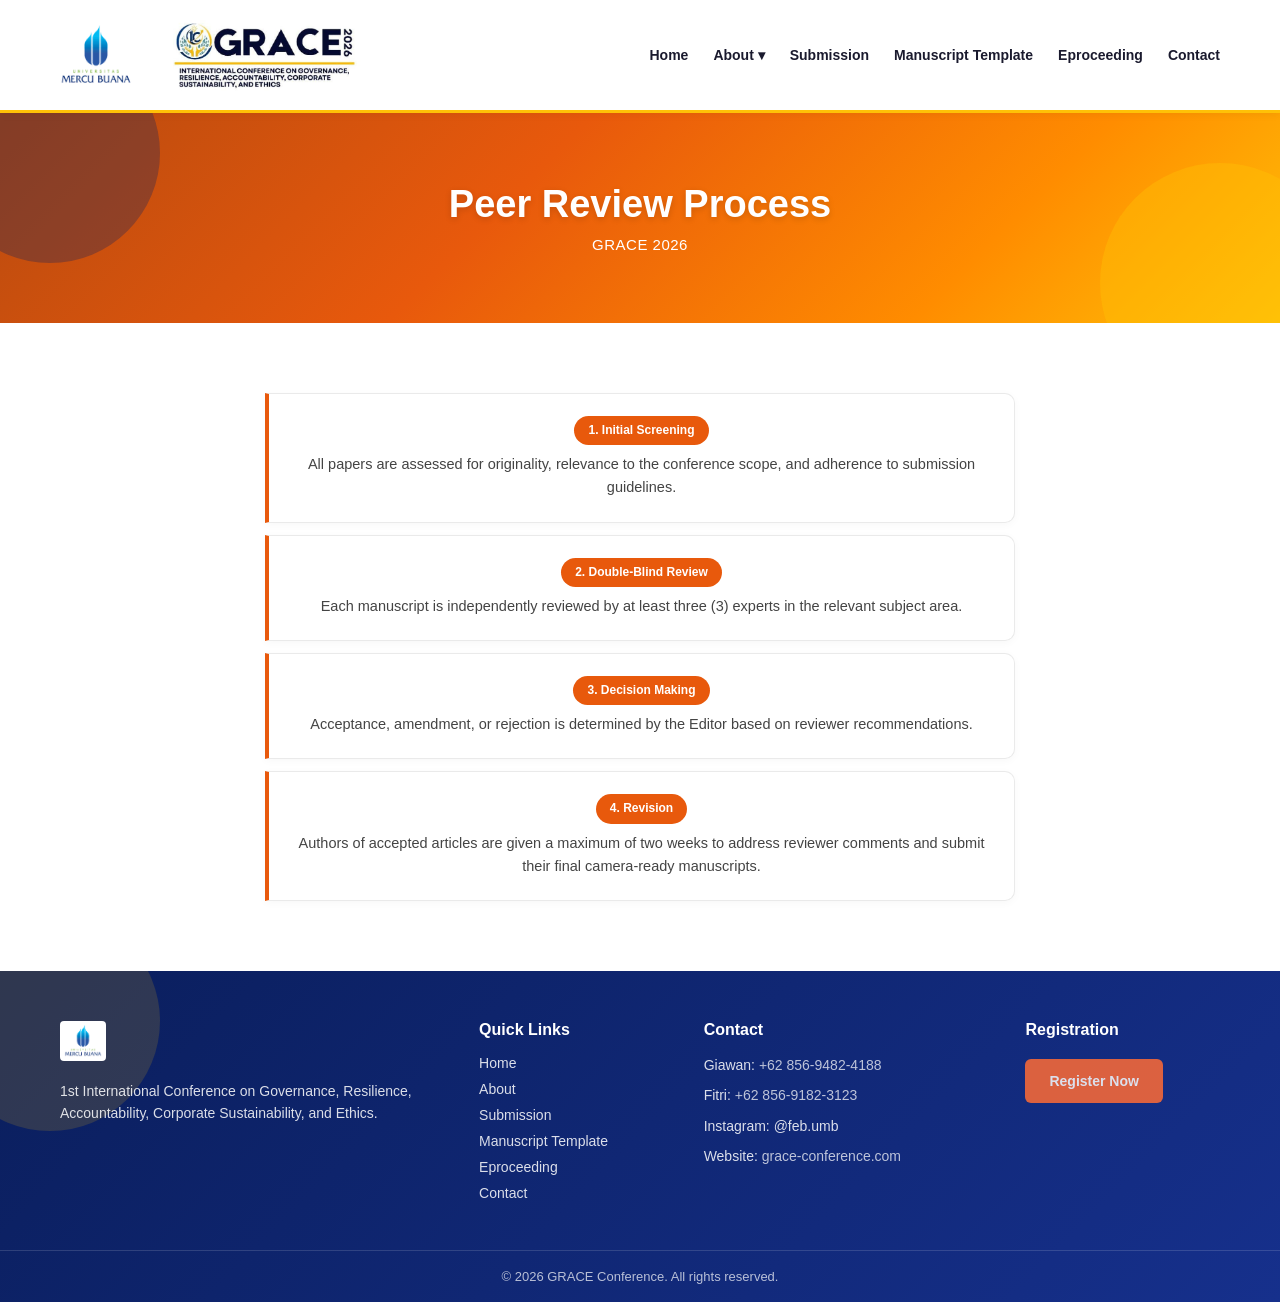
<file: html/peer-review.html>
<!DOCTYPE html>
<html lang="en">
<head>
    <meta charset="UTF-8">
    <meta name="viewport" content="width=device-width, initial-scale=1.0">
    <title>Grace Conference - 2026</title>
    <link rel="stylesheet" href="../css/style.css">
</head>
<body>
<nav>
    <div class="container nav-container">

        <div class="nav-brand">
            <a class="logo" href="index.html">
                <img src="../images/mercubuana.jpg" alt="Logo Mercu Buana">
            </a>

            <a class="grace" href="index.html">
                <img src="../images/logo grace.jpeg" alt="Logo Grace">
            </a>
        </div>

        <!-- Tombol hamburger -->
        <button class="hamburger" id="hamburger">
            ☰
        </button>

        <ul class="nav-menu" id="navMenu">
            <li><a href="index.html">Home</a></li>

            <li class="dropdown">
                <a href="">About ▾</a>

                <ul class="dropdown-menu">
                    <li><a href="committe.html">Committee</a></li>
                    <li><a href="ethics.html">Ethic and Malpractice Statement</a></li>
                    <li><a href="peer-review.html">Peer Review Process</a></li>
                </ul>
            </li>

            <li>
                <a href="https://s.id/graceconference">Submission</a>
            </li>

            <li>
                <a href="https://docs.google.com/document/d/1d0u-GyO4jCdL-5YUVW4oDC7eeIqOOD8J/edit">
                    Manuscript Template
                </a>
            </li>

            <li><a href="">Eproceeding</a></li>

            <li><a href="contact.html">Contact</a></li>
        </ul>

    </div>
</nav>


<section class="page-header">
    <div class="container">
        <h1>Peer Review Process</h1>
        <p>GRACE 2026</p>
    </div>
</section>

<section class="committee-section">
    <div class="container">
        <ul class="committee-list numbered">
            <li><span class="member-role">1. Initial Screening</span><br>All papers are assessed for originality, relevance to the conference scope, and adherence to submission guidelines.</li>
            <li><span class="member-role">2. Double-Blind Review</span><br>Each manuscript is independently reviewed by at least three (3) experts in the relevant subject area.</li>
            <li><span class="member-role">3. Decision Making</span><br>Acceptance, amendment, or rejection is determined by the Editor based on reviewer recommendations.</li>
            <li><span class="member-role">4. Revision</span><br>Authors of accepted articles are given a maximum of two weeks to address reviewer comments and submit their final camera-ready manuscripts.</li>
        </ul>
    </div>
</section>

<footer class="site-footer">
    <div class="container footer-container">
        <div class="footer-col">
            <img src="../images/mercubuana.jpg" alt="Logo" class="footer-logo">
            <p>1st International Conference on Governance, Resilience, Accountability, Corporate Sustainability, and Ethics.</p>
        </div>

        <div class="footer-col">
            <h4>Quick Links</h4>
            <ul>
                <li><a href="index.html">Home</a></li>
                <li><a href="index.html">About</a></li>
                <li><a href="https://s.id/graceconference">Submission</a></li>
                <li><a href="https://docs.google.com/document/d/1d0u-GyO4jCdL-5YUVW4oDC7eeIqOOD8J/edit">Manuscript Template</a></li>
                <li><a href="">Eproceeding</a></li>
                <li><a href="contact.html">Contact</a></li>
            </ul>
        </div>

        <div class="footer-col">
            <h4>Contact</h4>
            <p>Giawan: <a href="https://wa.me/6285694824188" target="_blank">+62 856-9482-4188</a></p>
            <p>Fitri: <a href="https://wa.me/6285691823123" target="_blank">+62 856-9182-3123</a></p>
            <p>Instagram: @feb.umb</p>
            <p>Website: <a href="https://grace-conference.com" target="_blank">grace-conference.com</a></p>
        </div>

        <div class="footer-col">
            <h4>Registration</h4>
            <a href="https://s.id/graceconference" target="_blank" class="btn btn-primary footer-btn">Register Now</a>
        </div>
    </div>

    <div class="footer-bottom">
        <p>&copy; 2026 GRACE Conference. All rights reserved.</p>
    </div>
</footer>



<script src="../js/main.js"></script>
</body>
</html>
</file>
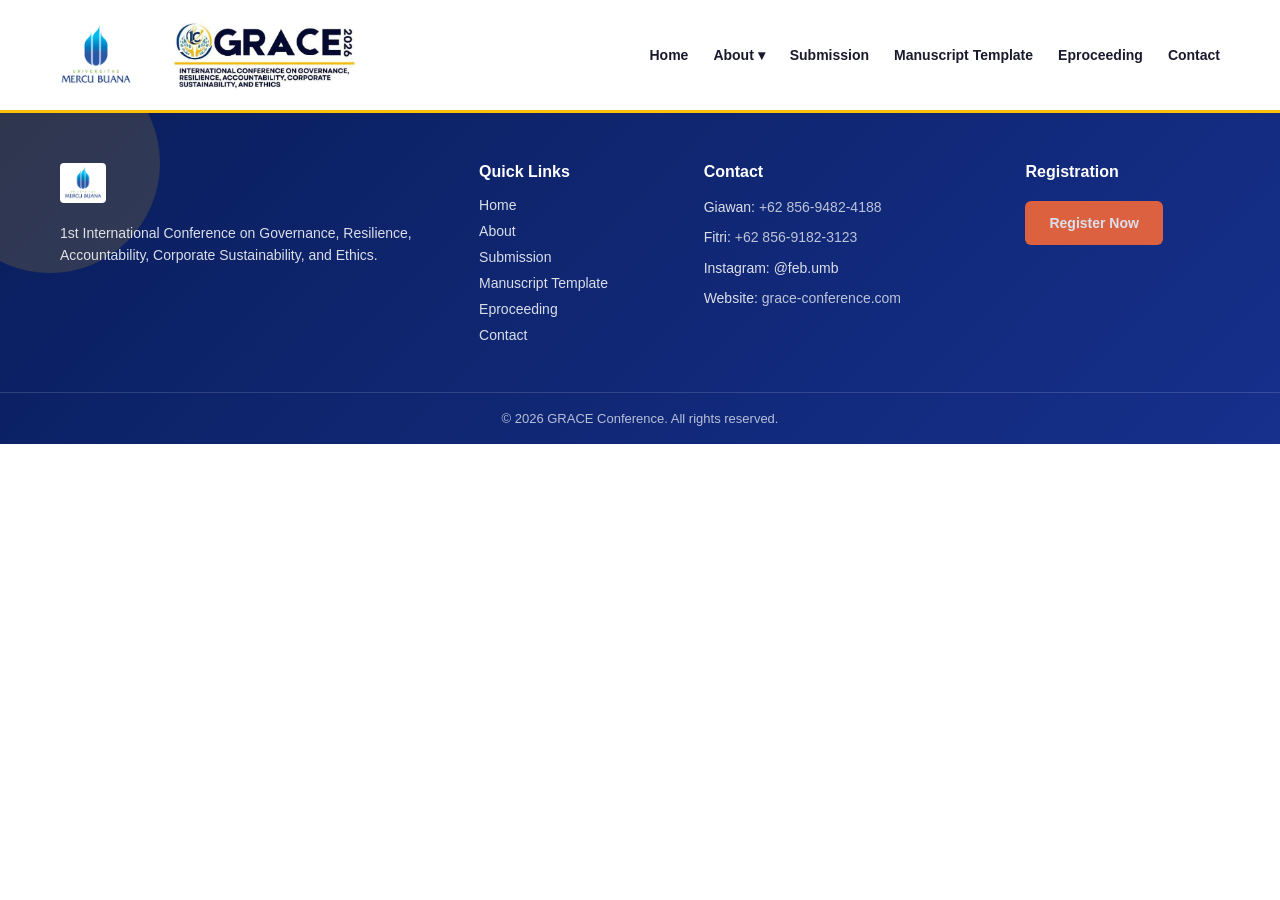
<file: html/reviewer.html>
<!DOCTYPE html>
<html lang="en">
<head>
    <meta charset="UTF-8">
    <meta name="viewport" content="width=device-width, initial-scale=1.0">
    <title>Grace Conference - 2026</title>
    <link rel="stylesheet" href="../css/style.css">
</head>
<body>
    
    <nav>
    <div class="container nav-container">

        <div class="nav-brand">
            <a class="logo" href="index.html">
                <img src="../images/mercubuana.jpg" alt="Logo Mercu Buana">
            </a>

            <a class="grace" href="index.html">
                <img src="../images/logo grace.jpeg" alt="Logo Grace">
            </a>
        </div>

        <!-- Tombol hamburger -->
        <button class="hamburger" id="hamburger">
            ☰
        </button>

        <ul class="nav-menu" id="navMenu">
            <li><a href="index.html">Home</a></li>

            <li class="dropdown">
                <a href="">About ▾</a>

                <ul class="dropdown-menu">
                    <li><a href="committe.html">Committee</a></li>
                    <li><a href="ethics.html">Ethic and Malpractice Statement</a></li>
                    <li><a href="peer-review.html">Peer Review Process</a></li>
                    <li><a href="reviewer.html">Reviewer</a></li>
                </ul>
            </li>

            <li>
                <a href="https://s.id/graceconference">Submission</a>
            </li>

            <li>
                <a href="https://docs.google.com/document/d/1d0u-GyO4jCdL-5YUVW4oDC7eeIqOOD8J/edit">
                    Manuscript Template
                </a>
            </li>

            <li><a href="">Eproceeding</a></li>

            <li><a href="contact.html">Contact</a></li>
        </ul>

    </div>
</nav>






























































<footer class="site-footer">
    <div class="container footer-container">
        <div class="footer-col">
            <img src="../images/mercubuana.jpg" alt="Logo" class="footer-logo">
            <p>1st International Conference on Governance, Resilience, Accountability, Corporate Sustainability, and Ethics.</p>
        </div>

        <div class="footer-col">
            <h4>Quick Links</h4>
            <ul>
                <li><a href="index.html">Home</a></li>
                <li><a href="index.html">About</a></li>
                <li><a href="https://s.id/graceconference">Submission</a></li>
                <li><a href="https://docs.google.com/document/d/1d0u-GyO4jCdL-5YUVW4oDC7eeIqOOD8J/edit">Manuscript Template</a></li>
                <li><a href="">Eproceeding</a></li>
                <li><a href="contact.html">Contact</a></li>
            </ul>
        </div>

        <div class="footer-col">
            <h4>Contact</h4>
            <p>Giawan: <a href="https://wa.me/6285694824188" target="_blank">+62 856-9482-4188</a></p>
            <p>Fitri: <a href="https://wa.me/6285691823123" target="_blank">+62 856-9182-3123</a></p>
            <p>Instagram: @feb.umb</p>
            <p>Website: <a href="https://grace-conference.com" target="_blank">grace-conference.com</a></p>
        </div>

        <div class="footer-col">
            <h4>Registration</h4>
            <a href="https://s.id/graceconference" target="_blank" class="btn btn-primary footer-btn">Register Now</a>
        </div>
    </div>

    <div class="footer-bottom">
        <p>&copy; 2026 GRACE Conference. All rights reserved.</p>
    </div>
</footer>


<script src="../js/main.js"></script>
</body>
</html>
</file>
<file: css/style.css>
* {
    margin: 0;
    padding: 0;
    box-sizing: border-box;
    font-family: Arial, Helvetica, sans-serif;
}

html {
    scroll-behavior: smooth;
}

.container {
    width: 100%;
    max-width: 1200px;
    margin: auto;
    padding: 0 20px;
}


/* =========================
   NAVBAR
========================= */

nav {
    background: #fff;
    box-shadow: 0 2px 8px rgba(0,0,0,0.05);
    position: sticky;
    top: 0;
    z-index: 1000;
    border-bottom: 3px solid #FFC107;
    animation: slideDown 0.6s ease;
}

@keyframes slideDown {
    from { transform: translateY(-100%); opacity: 0; }
    to { transform: translateY(0); opacity: 1; }
}

.nav-container {
    display: flex;
    align-items: center;
    justify-content: space-between;
    height: 110px;
}

.nav-brand {
    display: flex;
    align-items: center;
    gap: 20px;
}

.logo img {
    height: 60px;
    width: auto;
    display: block;
    transition: transform 0.3s ease;
}

.logo:hover img {
    transform: scale(1.05);
}

.nav-divider {
    width: 1px;
    height: 45px;
    background-color: #ddd;
}

.grace img {
    height: 75px;
    width: auto;
    display: block;
    transition: transform 0.3s ease;
}

.grace:hover img {
    transform: scale(1.05);
}

.nav-menu {
    display: flex;
    list-style: none;
    gap: 25px;
    align-items: center;
}

.nav-menu a {
    text-decoration: none;
    color: #1a1a2e;
    font-weight: 600;
    font-size: 14px;
    position: relative;
    padding-bottom: 4px;
    transition: color 0.25s ease;
}

.nav-menu > li > a::after {
    content: "";
    position: absolute;
    left: 0;
    bottom: -2px;
    width: 0;
    height: 2px;
    background: #E8590C;
    transition: width 0.25s ease;
}

.nav-menu > li > a:hover {
    color: #E8590C;
}

.nav-menu > li > a:hover::after {
    width: 100%;
}


/* =========================
   DROPDOWN (base rules — HARUS di atas, sebelum media query mobile)
========================= */

.dropdown {
    position: relative;
}

.dropdown-menu {
    display: block;
    position: absolute;
    top: 100%;
    left: 0;
    background: #fff;
    box-shadow: 0 4px 12px rgba(0,0,0,0.1);
    border-radius: 6px;
    min-width: 220px;
    list-style: none;
    padding: 8px 0;
    z-index: 10;
    opacity: 0;
    visibility: hidden;
    transform: translateY(-8px);
    transition: opacity 0.25s ease, transform 0.25s ease, visibility 0.25s ease;
}

.dropdown-menu li {
    padding: 0;
}

.dropdown-menu a {
    display: block;
    padding: 10px 16px;
    font-weight: 400;
    white-space: nowrap;
    color: #1a1a2e;
    transition: background 0.2s ease, padding-left 0.2s ease;
}

.dropdown-menu a:hover {
    background: #fff8e6;
    padding-left: 22px;
}

/* Hover dropdown HANYA berlaku di desktop */
@media (min-width: 901px) {
    .dropdown:hover .dropdown-menu {
        opacity: 1;
        visibility: visible;
        transform: translateY(0);
    }
}


/* =========================
   HAMBURGER
========================= */

.hamburger {
    display: none;
    background: none;
    border: none;
    font-size: 30px;
    color: #0a1e5c;
    cursor: pointer;
    padding: 5px;
    transition: transform 0.2s ease, color 0.2s ease;
}

.hamburger:hover {
    transform: scale(1.1);
    color: #E8590C;
}


/* =========================
   HERO
========================= */

.hero {
    background: linear-gradient(135deg, #0a1e5c, #16308c);
    overflow: hidden;
    position: relative;
    padding: 60px 0;
}

.hero::before {
    content: "";
    position: absolute;
    bottom: -100px;
    left: -80px;
    width: 280px;
    height: 280px;
    background: #FFC107;
    opacity: 0.25;
    border-radius: 50%;
}

.hero::after {
    content: "";
    position: absolute;
    bottom: -60px;
    left: 60px;
    width: 160px;
    height: 160px;
    background: #FF6B35;
    opacity: 0.3;
    border-radius: 50%;
}

.hero-container {
    display: flex;
    align-items: center;
    justify-content: space-between;
    min-height: 500px;
    position: relative;
    z-index: 2;
    gap: 40px;
}

.hero-text {
    max-width: 600px;
    color: #fff;
    animation: fadeSlideUp 0.8s ease both;
}

@keyframes fadeSlideUp {
    from { opacity: 0; transform: translateY(30px); }
    to { opacity: 1; transform: translateY(0); }
}

.hero-text h2 {
    font-size: 36px;
    font-weight: 800;
    line-height: 1.2;
    margin-bottom: 20px;
    color: #ffffff !important;
}

.hero-text p {
    font-size: 16px;
    line-height: 1.6;
    margin-bottom: 30px;
    color: #f0f0f0;
}

.hero-buttons {
    display: flex;
    gap: 15px;
    flex-wrap: wrap;
}

.btn {
    display: inline-block;
    padding: 14px 24px;
    border-radius: 6px;
    text-decoration: none;
    font-weight: 700;
    font-size: 14px;
    transition: transform 0.2s ease, box-shadow 0.2s ease;
}

.btn:hover {
    transform: translateY(-3px);
    box-shadow: 0 8px 18px rgba(0,0,0,0.2);
}

.btn:active {
    transform: translateY(-1px);
}

.btn-primary {
    background: #FF6B35;
    color: #fff;
}

.btn-secondary {
    background: #FFC107;
    color: #0a1e5c;
    border: 2px solid #FFC107;
}

.hero-image {
    top: 60px;
    position: relative;
    left: -90px;
    max-width: 500px;
    flex-shrink: 0;
    animation: fadeSlideUp 0.8s ease 0.2s both;
}

.hero-image img {
    width: 100%;
    max-width: 350px;
    height: auto;
    display: block;
    border-radius: 8px;
}


/* =========================
   RESPONSIVE TABLET / MOBILE
========================= */

@media (max-width: 900px) {

    /* HERO */

    .hero-container {
        flex-direction: column;
        text-align: center;
        padding-top: 20px;
    }

    .hero-image {
        margin-top: 20px;
        left: 0;
    }

    .hero-buttons {
        justify-content: center;
    }


    /* NAVBAR MOBILE */

    .nav-container {
        height: 90px;
        position: relative;
    }

    .hamburger {
        display: block;
        margin-left: auto;
    }

    .nav-menu {
        max-height: 0;
        overflow: hidden;
        position: absolute;
        top: 90px;
        left: 0;
        width: 100%;
        display: flex;
        flex-direction: column;
        align-items: stretch;
        gap: 0;
        background: #fff;
        padding: 0;
        margin: 0;
        box-shadow: 0 4px 10px rgba(0, 0, 0, 0.1);
        opacity: 0;
        transition: max-height 0.4s ease, opacity 0.3s ease, padding 0.4s ease;
    }

    .nav-menu.active {
        max-height: 700px;
        opacity: 1;
        padding: 10px 0;
    }

    .nav-menu li {
        width: 100%;
        text-align: center;
    }

    .nav-menu li a {
        display: block;
        padding: 12px 20px;
        font-size: 14px;
    }

    .nav-menu > li > a::after {
        display: none;
    }


    /* LOGO MOBILE */

    .nav-brand {
        gap: 10px;
    }

    .logo img {
        height: 45px;
    }

    .grace img {
        height: 55px;
    }


    /* DROPDOWN MOBILE — animasi smooth pakai max-height */

    .dropdown-menu {
        position: static;
        width: 100%;
        box-shadow: none;
        border-radius: 0;
        padding: 0;
        opacity: 1;
        visibility: visible;
        transform: none;
        max-height: 0;
        overflow: hidden;
        display: block;
        transition: max-height 0.35s ease;
        background: #fff8e6;
    }

    .dropdown-menu a {
        padding: 10px 15px;
    }

    .dropdown.open .dropdown-menu {
        max-height: 300px;
    }
}


/* =========================
   SCROLL REVEAL ANIMATION
========================= */

.reveal {
    opacity: 0;
    transform: translateY(30px);
    transition: opacity 0.6s ease, transform 0.6s ease;
}

.reveal-visible {
    opacity: 1;
    transform: translateY(0);
}


/* =========================
   BACK TO TOP BUTTON
========================= */

.back-to-top {
    position: fixed;
    bottom: 30px;
    right: 30px;
    width: 46px;
    height: 46px;
    border-radius: 50%;
    border: none;
    background: #E8590C;
    color: #fff;
    font-size: 20px;
    cursor: pointer;
    opacity: 0;
    visibility: hidden;
    transform: translateY(20px);
    transition: all 0.3s ease;
    z-index: 999;
    box-shadow: 0 4px 12px rgba(0,0,0,0.2);
}

.back-to-top.show {
    opacity: 1;
    visibility: visible;
    transform: translateY(0);
}

.back-to-top:hover {
    background: #0a1e5c;
    transform: translateY(-4px);
}


/* =========================
   SECTIONS UMUM
========================= */

section {
    padding: 60px 0;
    text-align: center;
}

section h2 {
    font-size: 28px;
    margin-bottom: 25px;
    color: #E8590C;
}


/* =========================
   ABOUT
========================= */

.about-grid {
    display: flex;
    gap: 40px;
    text-align: left;
}

.about-grid p {
    flex: 1;
    line-height: 1.7;
    color: #333;
}


/* =========================
   INFO BOX
========================= */

.info-box {
    background: #fff8e6;
}

.info-box.alt {
    background: #fff;
}

.info-desc {
    max-width: 700px;
    margin: 0 auto 20px;
    line-height: 1.6;
    color: #444;
}

.info-list {
    list-style: none;
    max-width: 500px;
    margin: 0 auto;
    text-align: left;
}

.info-list li {
    padding: 10px 0;
    border-bottom: 1px solid #e0e0e0;
    transition: padding-left 0.2s ease, color 0.2s ease;
}

.info-list li:hover {
    padding-left: 8px;
    color: #E8590C;
}


/* =========================
   BENEFITS
========================= */

.benefits {
    background: #fff8e6;
}

@media (max-width: 900px) {
    .about-grid {
        flex-direction: column;
    }
}


/* =========================
   ABOUT - GRACE
========================= */

.conference-full-name {
    font-weight: 600;
    color: #E8590C;
    margin-bottom: 15px;
}

.theme-text {
    color: #555;
    margin-bottom: 10px;
}

.theme-highlight {
    max-width: 750px;
    margin: 0 auto;
    font-style: italic;
    font-weight: 700;
    color: #E8590C;
    font-size: 18px;
}


/* =========================
   SUBTHEMES
========================= */

.subtheme-grid {
    list-style: none;
    max-width: 800px;
    margin: 0 auto;
    text-align: left;
    display: grid;
    grid-template-columns: 1fr 1fr;
    gap: 12px;
}

.subtheme-grid li {
    background: #fff8e6;
    padding: 12px 16px;
    border-left: 4px solid #FFC107;
    border-radius: 4px;
    font-size: 14px;
    transition: transform 0.2s ease, box-shadow 0.2s ease, background 0.2s ease;
}

.subtheme-grid li:hover {
    transform: translateX(6px);
    background: #ffedc2;
    box-shadow: 0 4px 12px rgba(255,193,7,0.25);
}


/* =========================
   REGISTRATION FEE CARDS
========================= */

.fee-grid {
    display: flex;
    justify-content: center;
    gap: 25px;
    flex-wrap: wrap;
}

.fee-card {
    background: #fff;
    border: 1px solid #e0e0e0;
    border-radius: 8px;
    padding: 25px 35px;
    min-width: 180px;
    box-shadow: 0 2px 10px rgba(0,0,0,0.05);
    transition: transform 0.25s ease, box-shadow 0.25s ease;
}

.fee-card:hover {
    transform: translateY(-8px);
    box-shadow: 0 12px 24px rgba(232,89,12,0.18);
}

.fee-card h3 {
    color: #E8590C;
    margin-bottom: 10px;
}

.fee-card p {
    font-weight: 700;
    color: #FF6B35;
}


/* =========================
   PAYMENT
========================= */

.payment {
    background: #fff8e6;
}

.payment-detail {
    color: #333;
    margin-bottom: 6px;
}


/* =========================
   CONTACT
========================= */

.contact-grid {
    display: flex;
    justify-content: center;
    gap: 25px;
    margin-top: 25px;
    flex-wrap: wrap;
}

.contact-card {
    background: #fff;
    border: 1px solid #e0e0e0;
    border-radius: 8px;
    padding: 20px 30px;
    transition: transform 0.25s ease, box-shadow 0.25s ease;
}

.contact-card:hover {
    transform: translateY(-6px);
    box-shadow: 0 10px 20px rgba(232,89,12,0.15);
}

.contact-card h3 {
    color: #E8590C;
    margin-bottom: 5px;
}

@media (max-width: 700px) {
    .subtheme-grid {
        grid-template-columns: 1fr;
    }
}


/* =========================
   FOOTER
========================= */

.site-footer {
    background: linear-gradient(135deg, #0a1e5c, #16308c);
    color: #fff;
    padding-top: 50px;
    position: relative;
    overflow: hidden;
}

.site-footer::before {
    content: "";
    position: absolute;
    top: -60px;
    left: -60px;
    width: 220px;
    height: 220px;
    background: #FFC107;
    opacity: 0.15;
    border-radius: 50%;
}

.footer-container {
    display: grid;
    grid-template-columns: 2fr 1fr 1.5fr 1fr;
    gap: 30px;
    padding-bottom: 40px;
    position: relative;
    z-index: 2;
}

.footer-logo {
    height: 40px;
    margin-bottom: 15px;
    background: #fff;
    border-radius: 4px;
    padding: 4px;
}

.footer-col h4 {
    margin-bottom: 15px;
    font-size: 16px;
    color: #fff;
}

.footer-col p {
    font-size: 14px;
    line-height: 1.6;
    opacity: 0.85;
    margin-bottom: 8px;
    color: #fff;
}

.footer-col ul {
    list-style: none;
}

.footer-col ul li {
    margin-bottom: 8px;
}

.footer-col a {
    color: #fff;
    text-decoration: none;
    font-size: 14px;
    opacity: 0.85;
    transition: opacity 0.2s ease, padding-left 0.2s ease;
}

.footer-col a:hover {
    opacity: 1;
    text-decoration: underline;
    padding-left: 4px;
}

.footer-btn {
    display: inline-block;
    margin-top: 5px;
}

.footer-bottom {
    border-top: 1px solid rgba(255,255,255,0.2);
    text-align: center;
    padding: 18px 0;
    font-size: 13px;
    opacity: 0.7;
    color: #fff;
    position: relative;
    z-index: 2;
}

@media (max-width: 900px) {
    .footer-container {
        grid-template-columns: 1fr 1fr;
    }
}

@media (max-width: 550px) {
    .footer-container {
        grid-template-columns: 1fr;
    }
}


/* =========================
   PAGE HEADER
========================= */

.page-header {
    background: linear-gradient(
        135deg,
        #B84A0F 0%,
        #E8590C 40%,
        #FF8C00 75%,
        #FFC107 100%
    );
    color: #fff;
    padding: 70px 0;
    text-align: center;
    position: relative;
    overflow: hidden;
}

.page-header::before {
    content: "";
    position: absolute;
    top: -70px;
    left: -60px;
    width: 220px;
    height: 220px;
    background: #0a1e5c;
    opacity: 0.3;
    border-radius: 50%;
}

.page-header::after {
    content: "";
    position: absolute;
    bottom: -80px;
    right: -60px;
    width: 240px;
    height: 240px;
    background: #FFC107;
    opacity: 0.4;
    border-radius: 50%;
}

.page-header h1 {
    font-size: 38px;
    font-weight: 800;
    margin-bottom: 10px;
    text-shadow: 0 2px 6px rgba(0,0,0,0.15);
    position: relative;
    z-index: 2;
    animation: fadeSlideUp 0.7s ease both;
}

.page-header p {
    opacity: 0.9;
    font-size: 15px;
    letter-spacing: 0.5px;
    text-transform: uppercase;
    position: relative;
    z-index: 2;
    animation: fadeSlideUp 0.7s ease 0.15s both;
}


/* =========================
   COMMITTEE SECTION
========================= */

.committee-section {
    padding: 70px 0;
}

.committee-section.alt {
    background: #fff8e6;
}

.committee-section h2 {
    text-align: center;
    color: #E8590C;
    font-size: 26px;
    font-weight: 800;
    margin-bottom: 15px;
    position: relative;
    padding-bottom: 15px;
}

.committee-section h2::after {
    content: "";
    position: absolute;
    bottom: 0;
    left: 50%;
    transform: translateX(-50%);
    width: 60px;
    height: 4px;
    background: #FFC107;
    border-radius: 2px;
}

.committee-intro {
    max-width: 750px;
    margin: 0 auto 35px;
    line-height: 1.8;
    color: #555;
    text-align: center;
    font-size: 15px;
}

.sub-title {
    color: #E8590C;
    font-size: 17px;
    font-weight: 700;
    margin: 35px 0 18px;
    max-width: 750px;
    margin-left: auto;
    margin-right: auto;
    padding-left: 14px;
    border-left: 4px solid #FFC107;
}


/* =========================
   LIST - CARD STYLE
========================= */

.committee-list {
    list-style: none;
    max-width: 750px;
    margin: 0 auto;
    display: flex;
    flex-direction: column;
    gap: 12px;
}

.committee-list li {
    background: #fff;
    border: 1px solid #eaeaea;
    border-radius: 10px;
    padding: 18px 22px;
    line-height: 1.6;
    font-size: 14.5px;
    color: #444;
    box-shadow: 0 2px 8px rgba(0,0,0,0.03);
    transition: transform 0.2s ease, box-shadow 0.2s ease, border-color 0.2s ease;
}

.committee-list li:hover {
    transform: translateX(6px) scale(1.01);
    box-shadow: 0 6px 18px rgba(232,89,12,0.18);
    border-color: #FFC107;
}

.member-role {
    display: inline-block;
    background: #0a1e5c;
    color: #fff;
    font-weight: 700;
    font-size: 12px;
    padding: 5px 14px;
    border-radius: 20px;
    margin-bottom: 8px;
    transition: transform 0.2s ease;
}

.committee-list li:hover .member-role {
    transform: scale(1.05);
}

.member-name {
    font-weight: 700;
    color: #1a1a2e;
}


/* =========================
   NUMBERED LIST
========================= */

.committee-list.numbered li {
    padding: 22px 24px;
    border-left: 4px solid #E8590C;
    border-radius: 0 10px 10px 0;
}

.committee-list.numbered .member-role {
    background: #E8590C;
    color: #fff;
}

/* WHATSAPP BUTTON */
.whatsapp-btn {
    display: inline-flex;
    align-items: center;
    justify-content: center;
    gap: 8px;
    background: #25D366;
    color: #fff;
    text-decoration: none;
    font-weight: 600;
    font-size: 13.5px;
    padding: 10px 18px;
    border-radius: 30px;
    margin-top: 8px;
    transition: transform 0.2s ease, box-shadow 0.2s ease, background 0.2s ease;
}

.whatsapp-btn:hover {
    background: #1ebe5b;
    transform: translateY(-3px);
    box-shadow: 0 6px 14px rgba(37,211,102,0.35);
}

/* ICON CONTACT CARDS */
.icon-contact-grid {
    display: grid;
    grid-template-columns: repeat(3, 1fr);
    gap: 25px;
    max-width: 1000px;
    margin: 0 auto;
}

.icon-contact-card {
    display: block;
    background: #fff;
    border-radius: 14px;
    padding: 40px 25px;
    text-align: center;
    text-decoration: none;
    box-shadow: 0 4px 16px rgba(0,0,0,0.06);
    transition: transform 0.25s ease, box-shadow 0.25s ease;
    cursor: pointer;
}

.icon-contact-card:hover {
    transform: translateY(-8px);
    box-shadow: 0 14px 28px rgba(232,89,12,0.15);
}

.icon-circle {
    width: 72px;
    height: 72px;
    background: #fff8e6;
    border-radius: 50%;
    display: flex;
    align-items: center;
    justify-content: center;
    margin: 0 auto 20px;
    transition: transform 0.25s ease, background 0.25s ease;
}

.icon-contact-card:hover .icon-circle {
    transform: scale(1.1);
    background: #FFC107;
}

.icon-contact-card h3 {
    font-size: 20px;
    font-weight: 800;
    color: #1a1a2e;
    margin-bottom: 8px;
}

.card-caption {
    color: #888;
    font-size: 13.5px;
}

.office-name {
    font-weight: 700;
    color: #1a1a2e;
    margin-bottom: 10px;
    font-size: 14px;
}

.office-address {
    color: #666;
    font-size: 13.5px;
    line-height: 1.6;
}

@media (max-width: 800px) {
    .icon-contact-grid {
        grid-template-columns: 1fr;
    }
}

/* MULTI OPTION CARD (WhatsApp dengan 2 pilihan) */
.icon-contact-card.multi-option {
    cursor: default;
}

.icon-contact-card.multi-option:hover {
    transform: none;
    box-shadow: 0 4px 16px rgba(0,0,0,0.06);
}

.icon-contact-card.multi-option:hover .icon-circle {
    transform: none;
    background: #fff8e6;
}

.option-buttons {
    display: flex;
    gap: 10px;
    justify-content: center;
    margin-top: 8px;
}

.option-btn {
    background: #fff8e6;
    color: #1a1a2e;
    text-decoration: none;
    font-weight: 600;
    font-size: 13px;
    padding: 8px 16px;
    border-radius: 20px;
    border: 1px solid #FFC107;
    transition: all 0.2s ease;
}

.option-btn:hover {
    background: #25D366;
    border-color: #25D366;
    color: #fff;
    transform: translateY(-2px);
}
</file>
